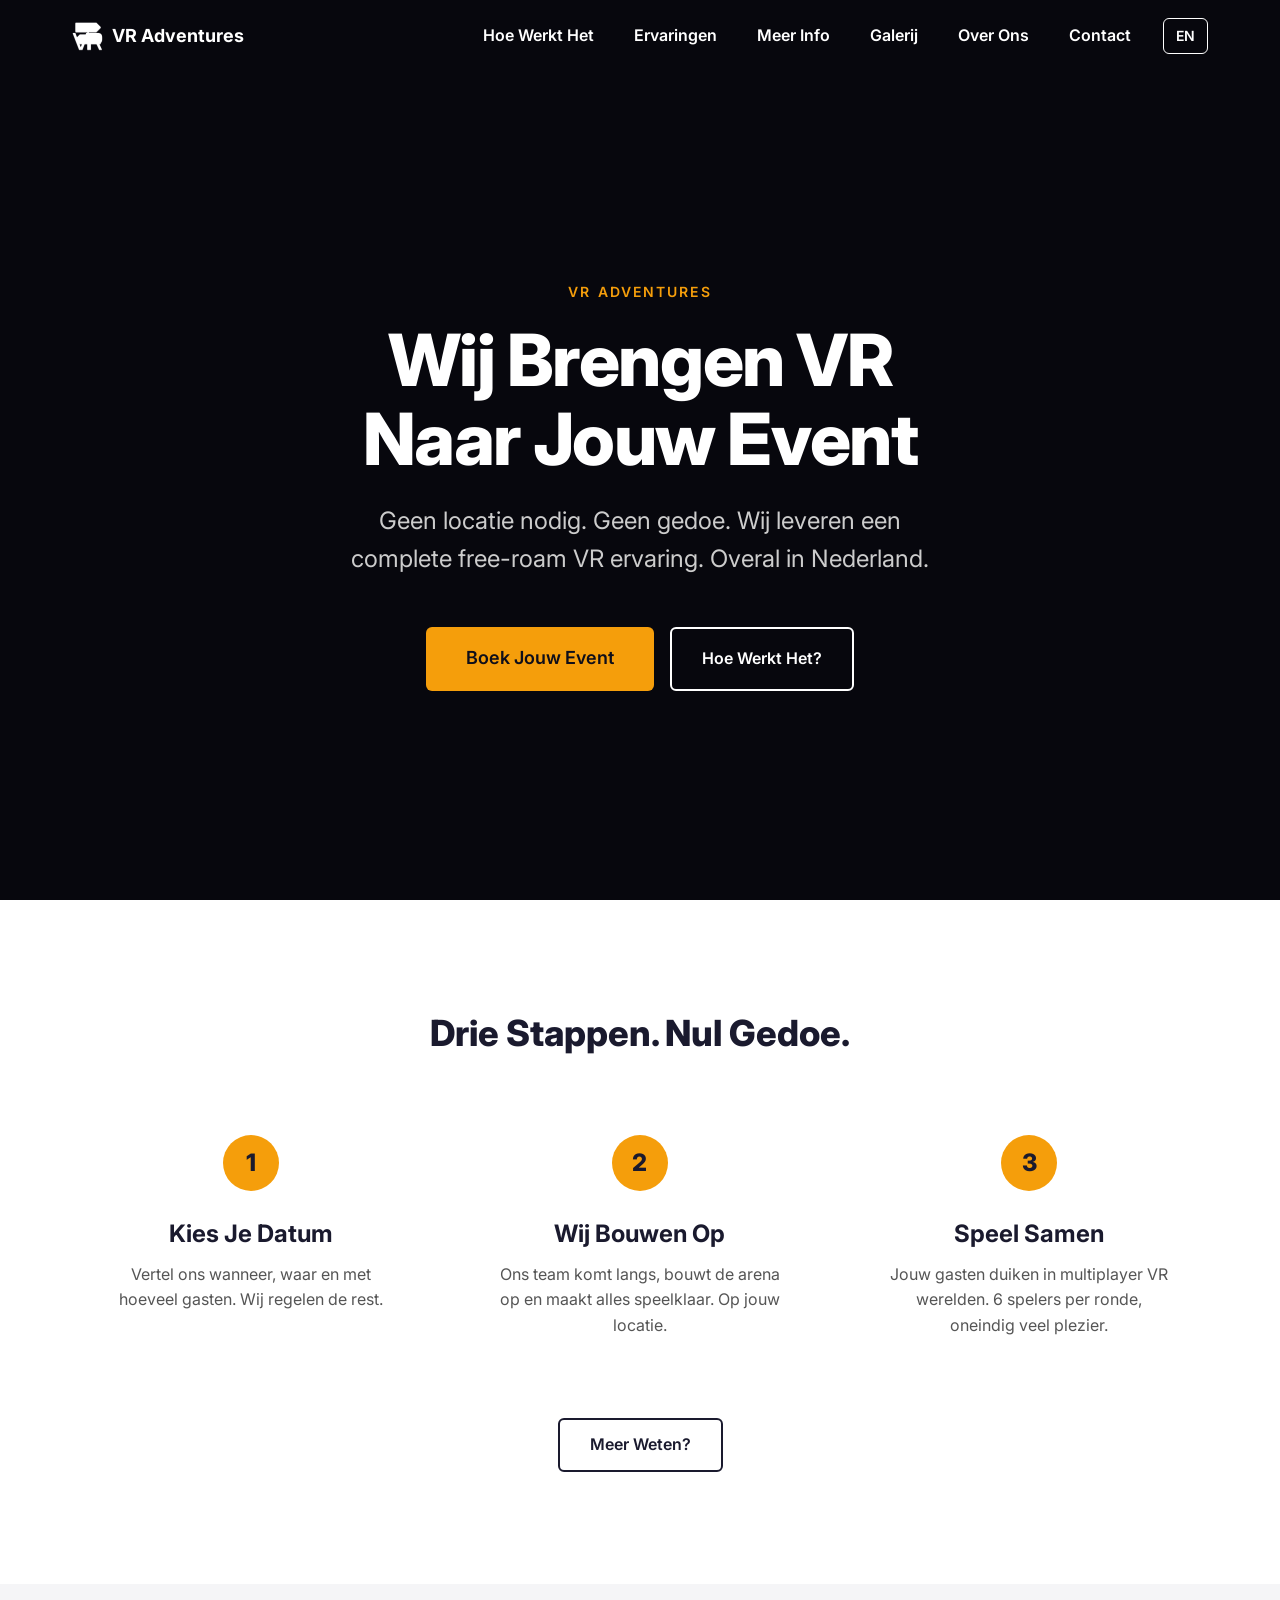
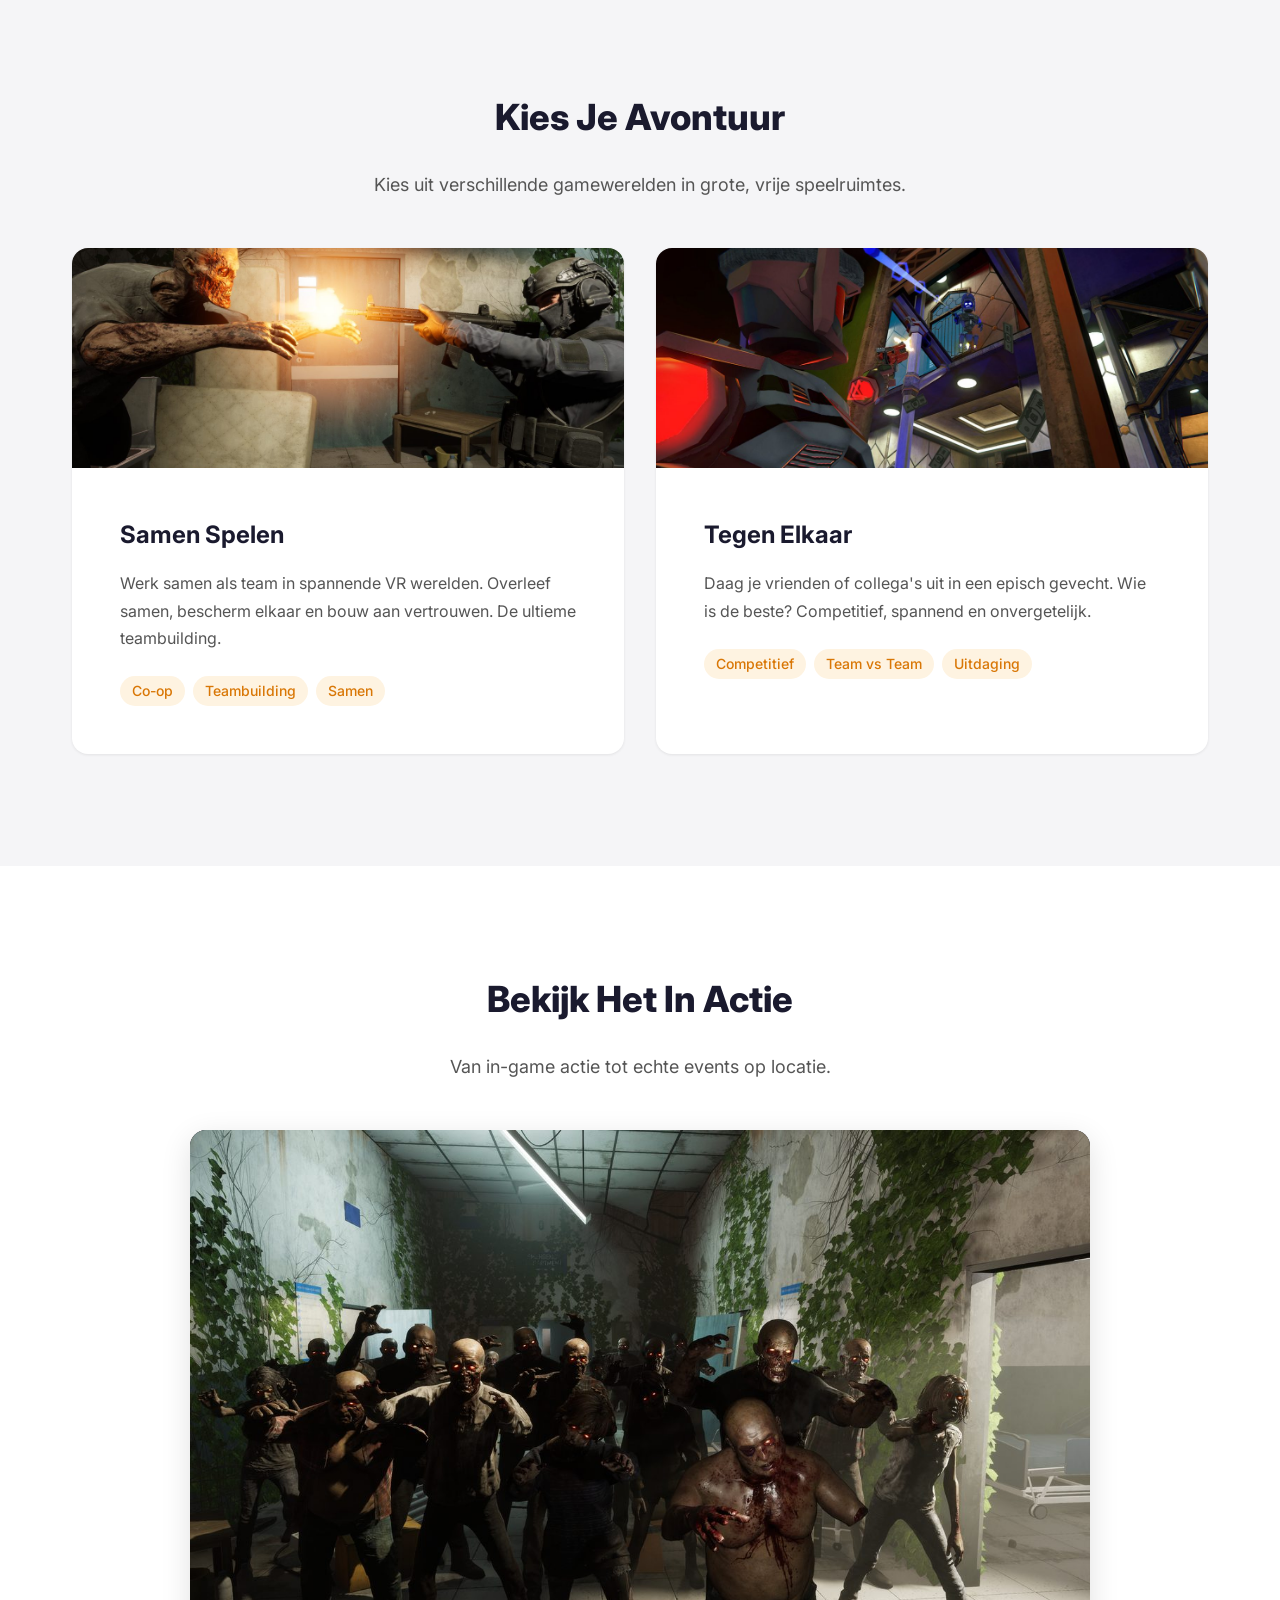
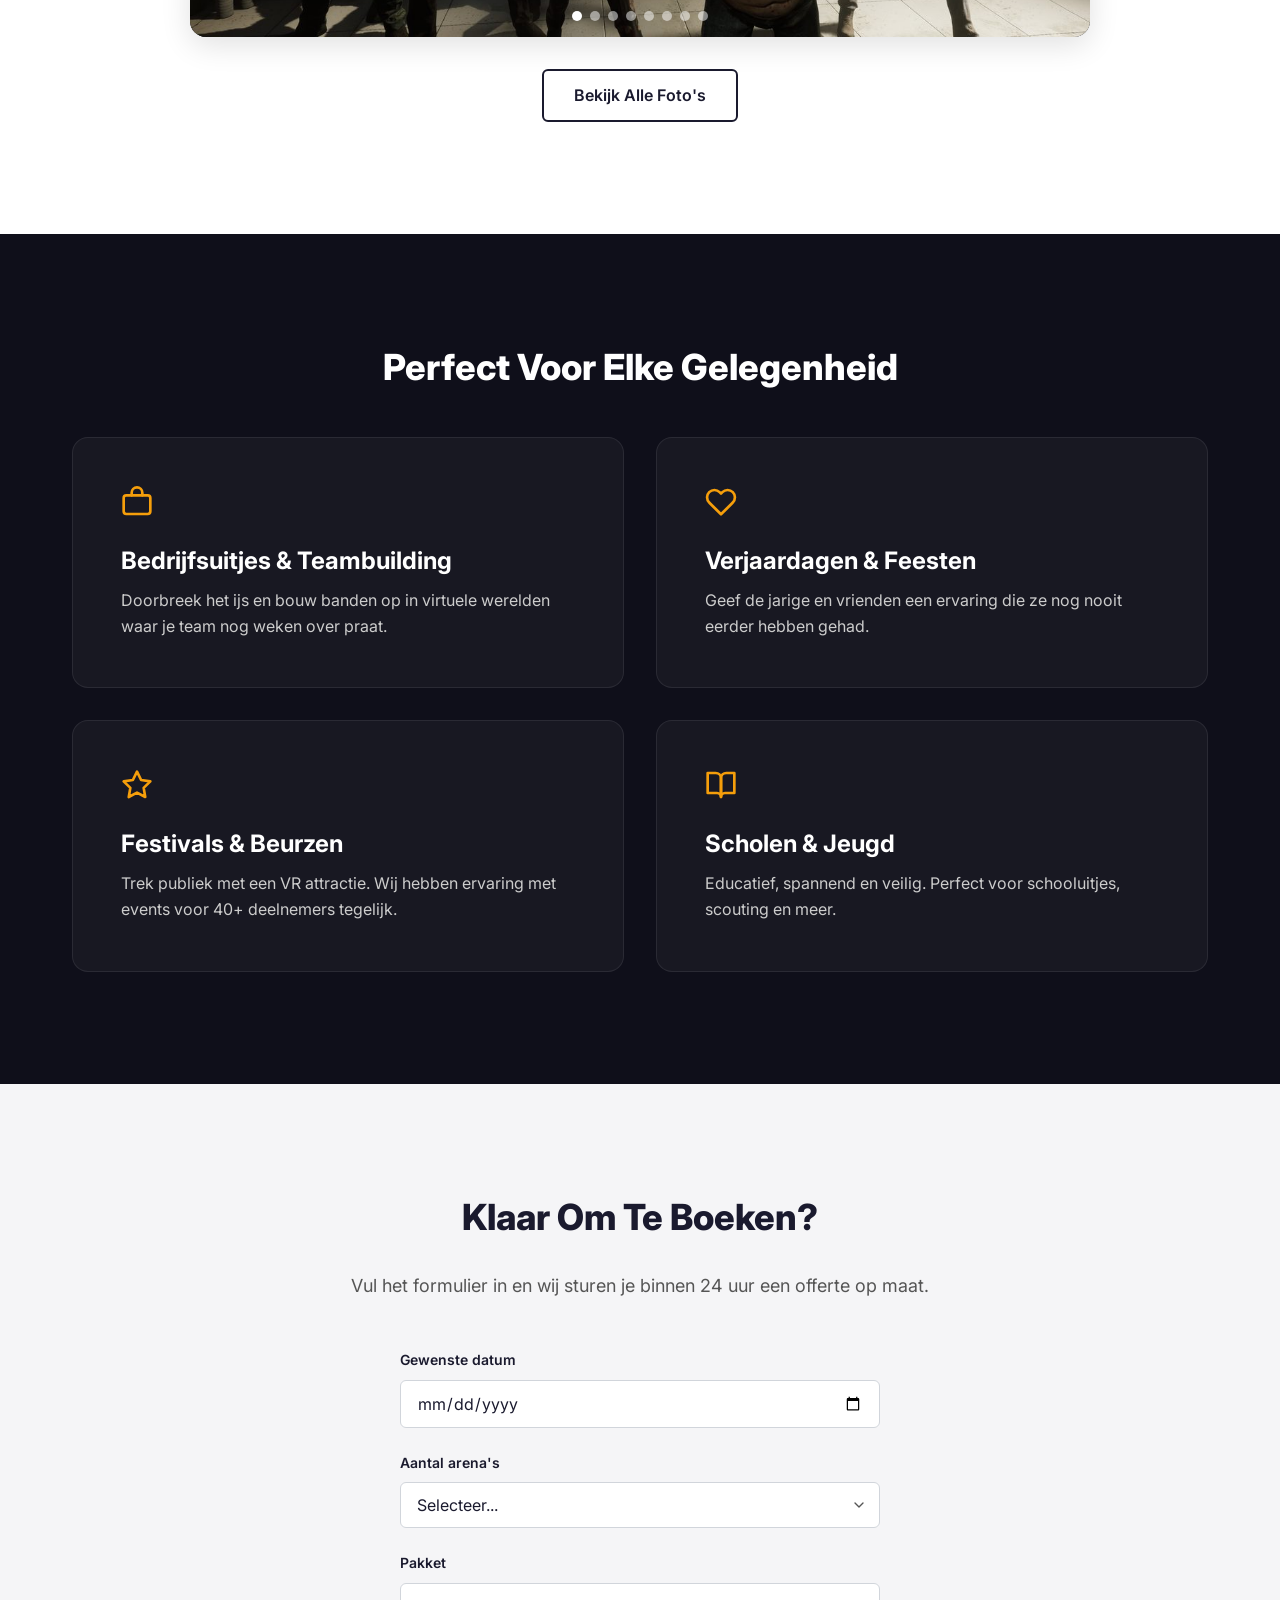
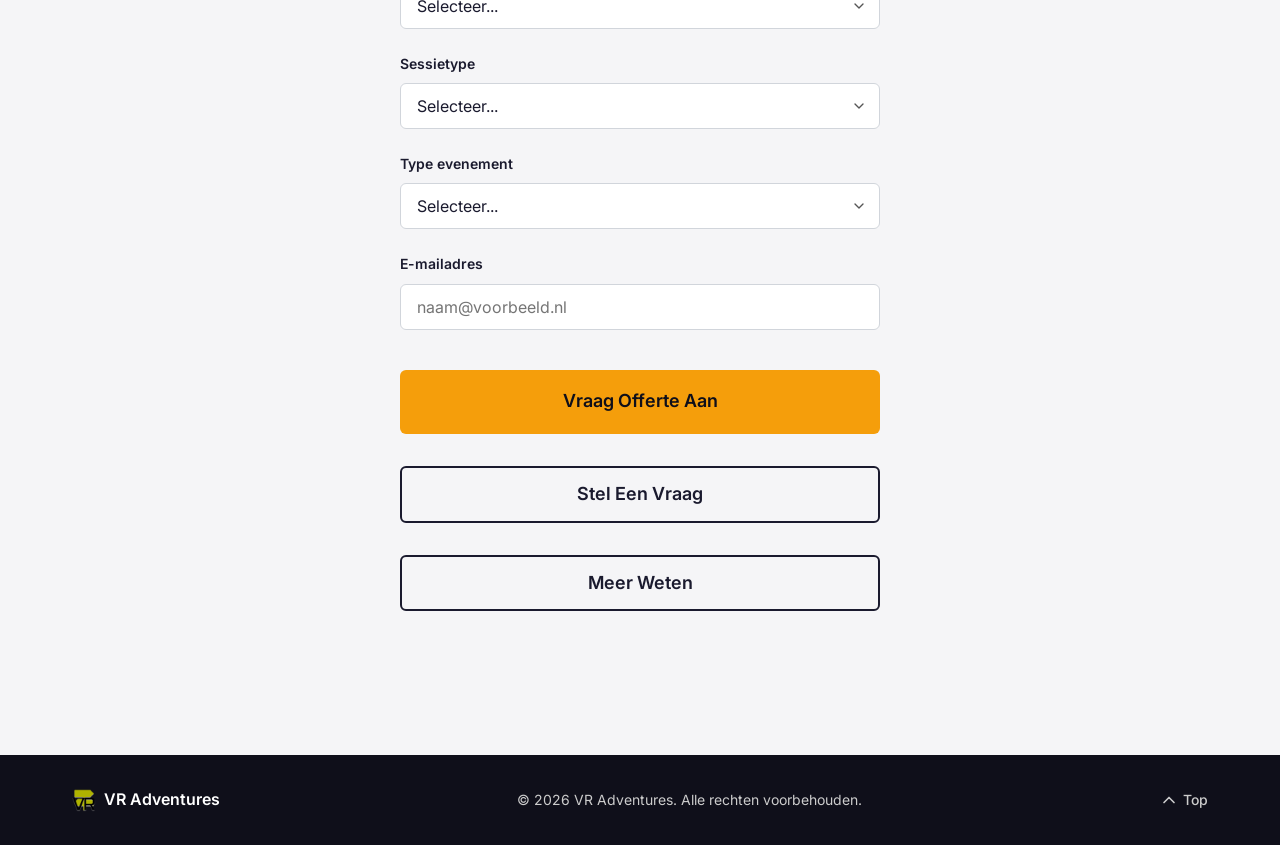
<file: index.html>
<!DOCTYPE html>
<html lang="nl">
<head>
  <meta charset="UTF-8">
  <meta name="viewport" content="width=device-width, initial-scale=1.0">
  <title>VR Adventures | Wij Brengen VR Naar Jouw Event</title>
  <meta name="description" content="VR Adventures brengt free-roam VR gaming naar jouw locatie. Bedrijfsuitjes, feesten, festivals: wij regelen alles.">

  <!-- Canonical & Language -->
  <link rel="canonical" href="https://vradventures.nl/">
  <link rel="alternate" hreflang="nl" href="https://vradventures.nl/">
  <link rel="alternate" hreflang="en" href="https://vradventures.nl/">
  <link rel="alternate" hreflang="x-default" href="https://vradventures.nl/">

  <!-- Open Graph -->
  <meta property="og:type" content="website">
  <meta property="og:url" content="https://vradventures.nl/">
  <meta property="og:title" content="VR Adventures | Wij Brengen VR Naar Jouw Event">
  <meta property="og:description" content="VR Adventures brengt free-roam VR gaming naar jouw locatie. Bedrijfsuitjes, feesten, festivals: wij regelen alles.">
  <meta property="og:image" content="https://vradventures.nl/assets/images/game02.jpg">
  <meta property="og:locale" content="nl_NL">
  <meta property="og:locale:alternate" content="en_US">
  <meta property="og:site_name" content="VR Adventures">

  <!-- Twitter Card -->
  <meta name="twitter:card" content="summary_large_image">
  <meta name="twitter:title" content="VR Adventures | Wij Brengen VR Naar Jouw Event">
  <meta name="twitter:description" content="VR Adventures brengt free-roam VR gaming naar jouw locatie. Bedrijfsuitjes, feesten, festivals: wij regelen alles.">
  <meta name="twitter:image" content="https://vradventures.nl/assets/images/game02.jpg">

  <!-- Structured Data -->
  <script type="application/ld+json">
  {
    "@context": "https://schema.org",
    "@type": "LocalBusiness",
    "name": "VR Adventures",
    "description": "VR Adventures brengt free-roam VR gaming naar jouw locatie. Bedrijfsuitjes, feesten, festivals: wij regelen alles.",
    "url": "https://vradventures.nl",
    "email": "info@vradventures.nl",
    "address": {
      "@type": "PostalAddress",
      "streetAddress": "Energieweg 11a",
      "postalCode": "9743AN",
      "addressLocality": "Groningen",
      "addressCountry": "NL"
    },
    "areaServed": {
      "@type": "Country",
      "name": "Netherlands"
    },
    "parentOrganization": {
      "@type": "Organization",
      "name": "Prismatic Immersive",
      "url": "https://prismatic-immersive.com"
    },
    "image": "https://vradventures.nl/assets/images/game02.jpg",
    "priceRange": "$$",
    "serviceType": ["VR Entertainment", "Team Building", "Event Entertainment"]
  }
  </script>

  <!-- Google Analytics -->
  <script async src="https://www.googletagmanager.com/gtag/js?id=G-P8H5JJZTWD"></script>
  <script>
    window.dataLayer = window.dataLayer || [];
    function gtag(){dataLayer.push(arguments);}
    gtag('js', new Date());
    gtag('config', 'G-P8H5JJZTWD');
  </script>

  <link rel="preconnect" href="https://fonts.googleapis.com">
  <link rel="preconnect" href="https://fonts.gstatic.com" crossorigin>
  <link href="https://fonts.googleapis.com/css2?family=Inter:wght@400;500;600;700;800&display=swap" rel="stylesheet">
  <link rel="icon" type="image/png" href="assets/images/icon.png">
  <link rel="apple-touch-icon" href="assets/images/icon.png">
  <link rel="stylesheet" href="css/styles.css">
</head>
<body>
  <!-- Skip to content -->
  <a href="#main" class="skip-link" data-i18n="skip">Ga naar inhoud</a>

  <!-- Navigation -->
  <header class="site-header" id="site-header">
    <nav class="nav container" aria-label="Hoofdnavigatie">
      <a href="index.html" class="nav__logo" aria-label="VR Adventures - Home">
        <img class="nav__logo-icon" src="assets/images/icon.png" alt="" width="32" height="32" aria-hidden="true">
        <span class="nav__logo-text">VR Adventures</span>
      </a>

      <button class="nav__toggle" id="nav-toggle" aria-expanded="false" aria-controls="nav-menu" aria-label="Menu openen">
        <span class="nav__toggle-bar"></span>
        <span class="nav__toggle-bar"></span>
        <span class="nav__toggle-bar"></span>
      </button>

      <ul class="nav__menu" id="nav-menu" role="list">
        <li><a href="index.html#how-it-works" class="nav__link" data-i18n="nav_how">Hoe Werkt Het</a></li>
        <li><a href="index.html#experiences" class="nav__link" data-i18n="nav_experiences">Ervaringen</a></li>
        <li><a href="detail.html" class="nav__link" data-i18n="nav_detail">Meer Info</a></li>
        <li><a href="gallery.html" class="nav__link" data-i18n="nav_gallery">Galerij</a></li>
        <li><a href="about.html" class="nav__link" data-i18n="nav_about">Over Ons</a></li>
        <li><a href="contact.html" class="nav__link" data-i18n="nav_contact">Contact</a></li>
        <li><button class="lang-toggle" id="lang-toggle" aria-label="Switch language">EN</button></li>
      </ul>
    </nav>
  </header>

  <main id="main">
    <!-- Hero -->
    <section class="hero">
      <div class="hero__video" aria-hidden="true">
        <iframe src="https://www.youtube.com/embed/Wgr2FXt-JIo?autoplay=1&mute=1&loop=1&playlist=Wgr2FXt-JIo&controls=0&showinfo=0&rel=0&modestbranding=1&playsinline=1" allow="autoplay; encrypted-media" allowfullscreen></iframe>
      </div>
      <div class="hero__overlay"></div>
      <div class="container hero__inner">
        <p class="hero__eyebrow fade-in-up">VR Adventures</p>
        <h1 class="hero__title fade-in-up" style="animation-delay: 0.1s" data-i18n="hero_title">Wij Brengen VR<br>Naar Jouw Event</h1>
        <p class="hero__subtitle fade-in-up" style="animation-delay: 0.2s" data-i18n="hero_subtitle">Geen locatie nodig. Geen gedoe. Wij leveren een complete free-roam VR ervaring. Overal in Nederland.</p>
        <div class="hero__ctas fade-in-up" style="animation-delay: 0.3s">
          <a href="#contact" class="btn btn--cta btn--lg" data-i18n="hero_cta1">Boek Jouw Event</a>
          <a href="#how-it-works" class="btn btn--outline-light" data-i18n="hero_cta2">Hoe Werkt Het?</a>
        </div>
      </div>
    </section>

    <!-- How It Works -->
    <section class="section" id="how-it-works">
      <div class="container">
        <h2 class="section__title section__title--center reveal" data-i18n="steps_title">Drie Stappen. Nul Gedoe.</h2>
        <div class="steps__grid">
          <div class="step reveal">
            <div class="step__number">1</div>
            <h3 class="step__title" data-i18n="step1_title">Kies Je Datum</h3>
            <p class="step__text" data-i18n="step1_text">Vertel ons wanneer, waar en met hoeveel gasten. Wij regelen de rest.</p>
          </div>
          <div class="step reveal">
            <div class="step__number">2</div>
            <h3 class="step__title" data-i18n="step2_title">Wij Bouwen Op</h3>
            <p class="step__text" data-i18n="step2_text">Ons team komt langs, bouwt de arena op en maakt alles speelklaar. Op jouw locatie.</p>
          </div>
          <div class="step reveal">
            <div class="step__number">3</div>
            <h3 class="step__title" data-i18n="step3_title">Speel Samen</h3>
            <p class="step__text" data-i18n="step3_text">Jouw gasten duiken in multiplayer VR werelden. 6 spelers per ronde, oneindig veel plezier.</p>
          </div>
        </div>
        <div class="steps__more reveal">
          <a href="detail.html" class="btn btn--outline" data-i18n="steps_more">Meer Weten?</a>
        </div>
      </div>
    </section>

    <!-- Experiences -->
    <section class="section section--alt" id="experiences">
      <div class="container">
        <h2 class="section__title section__title--center reveal" data-i18n="exp_title">Kies Je Avontuur</h2>
        <p class="section__subtitle reveal" data-i18n="exp_subtitle">Kies uit verschillende gamewerelden in grote, vrije speelruimtes.</p>
        <div class="experiences__grid">
          <article class="card reveal">
            <div class="card__gallery">
              <img class="card__image active" src="assets/images/game01.jpg" alt="Close-up actie in co-op VR game" width="640" height="360">
              <img class="card__image" src="assets/images/game02.jpg" alt="Team van spelers vecht samen tegen zombies in VR" width="640" height="360">
              <img class="card__image" src="assets/images/game03.jpg" alt="Tactisch overzicht van co-op VR gevecht" width="640" height="360">
            </div>
            <div class="card__body">
              <h3 class="card__title" data-i18n="card1_title">Samen Spelen</h3>
              <p class="card__text" data-i18n="card1_text">Werk samen als team in spannende VR werelden. Overleef samen, bescherm elkaar en bouw aan vertrouwen. De ultieme teambuilding.</p>
              <ul class="card__tags" aria-label="Details">
                <li class="card__tag" data-i18n="tag_coop">Co-op</li>
                <li class="card__tag" data-i18n="tag_teambuilding">Teambuilding</li>
                <li class="card__tag" data-i18n="tag_together">Samen</li>
              </ul>
            </div>
          </article>
          <article class="card reveal">
            <div class="card__gallery">
              <img class="card__image active" src="assets/images/pvp01.jpg" alt="Robots schieten op elkaar in PVP VR game" width="640" height="360">
              <img class="card__image" src="assets/images/pvp02.jpg" alt="Robot karakters in een kluis vol geld" width="640" height="360">
              <img class="card__image" src="assets/images/pvp03.jpg" alt="Speler richt op tegenstander in neon arena" width="640" height="360">
            </div>
            <div class="card__body">
              <h3 class="card__title" data-i18n="card2_title">Tegen Elkaar</h3>
              <p class="card__text" data-i18n="card2_text">Daag je vrienden of collega's uit in een episch gevecht. Wie is de beste? Competitief, spannend en onvergetelijk.</p>
              <ul class="card__tags" aria-label="Details">
                <li class="card__tag" data-i18n="tag_competitive">Competitief</li>
                <li class="card__tag" data-i18n="tag_pvp">Team vs Team</li>
                <li class="card__tag" data-i18n="tag_challenge">Uitdaging</li>
              </ul>
            </div>
          </article>
        </div>
      </div>
    </section>

    <!-- Photo Slideshow -->
    <section class="section" id="slideshow">
      <div class="container">
        <h2 class="section__title section__title--center reveal" data-i18n="slideshow_title">Bekijk Het In Actie</h2>
        <p class="section__subtitle reveal" data-i18n="slideshow_subtitle">Van in-game actie tot echte events op locatie.</p>
        <div class="slideshow reveal" id="homepage-slideshow" aria-label="Foto slideshow">
          <div class="slideshow__slide active">
            <img src="assets/images/gallery/game-01.jpg" alt="Zombies in een verlaten ziekenhuis" width="1280" height="720" loading="lazy">
          </div>
          <div class="slideshow__slide">
            <img src="assets/images/gallery/real-01.jpg" alt="Spelers met VR headsets in actie" width="1280" height="961" loading="lazy">
          </div>
          <div class="slideshow__slide">
            <img src="assets/images/gallery/game-05.jpg" alt="Close combat met zombie" width="1280" height="720" loading="lazy">
          </div>
          <div class="slideshow__slide">
            <img src="assets/images/gallery/real-03.jpg" alt="Groep gasten speelt samen VR" width="1280" height="961" loading="lazy">
          </div>
          <div class="slideshow__slide">
            <img src="assets/images/gallery/game-09.jpg" alt="Team schiet op zombies in ziekenhuis" width="1280" height="720" loading="lazy">
          </div>
          <div class="slideshow__slide">
            <img src="assets/images/gallery/real-06.jpg" alt="Setup met live scherm en VR equipment" width="960" height="1278" loading="lazy">
          </div>
          <div class="slideshow__slide">
            <img src="assets/images/gallery/game-11.jpg" alt="Spelers vechten in een bankkluis in Cops vs Robbers VR" width="1280" height="720" loading="lazy">
          </div>
          <div class="slideshow__slide">
            <img src="assets/images/gallery/game-12.jpg" alt="First-person vuurgevecht in Cops vs Robbers VR" width="1280" height="720" loading="lazy">
          </div>
          <div class="slideshow__dots" aria-label="Slideshow navigatie"></div>
        </div>
        <div class="steps__more reveal" style="margin-top: var(--space-lg);">
          <a href="gallery.html" class="btn btn--outline" data-i18n="slideshow_more">Bekijk Alle Foto's</a>
        </div>
      </div>
    </section>

    <!-- Use Cases -->
    <section class="section section--dark" id="usecases">
      <div class="container">
        <h2 class="section__title section__title--center reveal" data-i18n="uc_title">Perfect Voor Elke Gelegenheid</h2>
        <div class="usecases__grid">
          <div class="usecase reveal">
            <div class="usecase__icon" aria-hidden="true">
              <svg width="32" height="32" viewBox="0 0 24 24" fill="none" stroke="currentColor" stroke-width="2" stroke-linecap="round" stroke-linejoin="round">
                <rect x="2" y="7" width="20" height="14" rx="2" ry="2"/><path d="M16 7V5a4 4 0 0 0-8 0v2"/>
              </svg>
            </div>
            <h3 class="usecase__title" data-i18n="uc1_title">Bedrijfsuitjes & Teambuilding</h3>
            <p class="usecase__text" data-i18n="uc1_text">Doorbreek het ijs en bouw banden op in virtuele werelden waar je team nog weken over praat.</p>
          </div>
          <div class="usecase reveal">
            <div class="usecase__icon" aria-hidden="true">
              <svg width="32" height="32" viewBox="0 0 24 24" fill="none" stroke="currentColor" stroke-width="2" stroke-linecap="round" stroke-linejoin="round">
                <path d="M20.84 4.61a5.5 5.5 0 0 0-7.78 0L12 5.67l-1.06-1.06a5.5 5.5 0 0 0-7.78 7.78l1.06 1.06L12 21.23l7.78-7.78 1.06-1.06a5.5 5.5 0 0 0 0-7.78z"/>
              </svg>
            </div>
            <h3 class="usecase__title" data-i18n="uc2_title">Verjaardagen & Feesten</h3>
            <p class="usecase__text" data-i18n="uc2_text">Geef de jarige en vrienden een ervaring die ze nog nooit eerder hebben gehad.</p>
          </div>
          <div class="usecase reveal">
            <div class="usecase__icon" aria-hidden="true">
              <svg width="32" height="32" viewBox="0 0 24 24" fill="none" stroke="currentColor" stroke-width="2" stroke-linecap="round" stroke-linejoin="round">
                <polygon points="12 2 15.09 8.26 22 9.27 17 14.14 18.18 21.02 12 17.77 5.82 21.02 7 14.14 2 9.27 8.91 8.26 12 2"/>
              </svg>
            </div>
            <h3 class="usecase__title" data-i18n="uc3_title">Festivals & Beurzen</h3>
            <p class="usecase__text" data-i18n="uc3_text">Trek publiek met een VR attractie. Wij hebben ervaring met events voor 40+ deelnemers tegelijk.</p>
          </div>
          <div class="usecase reveal">
            <div class="usecase__icon" aria-hidden="true">
              <svg width="32" height="32" viewBox="0 0 24 24" fill="none" stroke="currentColor" stroke-width="2" stroke-linecap="round" stroke-linejoin="round">
                <path d="M2 3h6a4 4 0 0 1 4 4v14a3 3 0 0 0-3-3H2z"/><path d="M22 3h-6a4 4 0 0 0-4 4v14a3 3 0 0 1 3-3h7z"/>
              </svg>
            </div>
            <h3 class="usecase__title" data-i18n="uc4_title">Scholen & Jeugd</h3>
            <p class="usecase__text" data-i18n="uc4_text">Educatief, spannend en veilig. Perfect voor schooluitjes, scouting en meer.</p>
          </div>
        </div>
      </div>
    </section>

    <!-- Booking Form -->
    <section class="section section--alt" id="contact">
      <div class="container">
        <div class="booking__inner reveal">
          <h2 class="section__title section__title--center" data-i18n="book_title">Klaar Om Te Boeken?</h2>
          <p class="booking__text" data-i18n="book_text">Vul het formulier in en wij sturen je binnen 24 uur een offerte op maat.</p>
          <form class="booking__form" id="booking-form">
            <div class="form__group">
              <label class="form__label" for="field-date" data-i18n="form_date">Gewenste datum</label>
              <input class="form__input" type="date" id="field-date" name="date" required>
            </div>
            <div class="form__group">
              <label class="form__label" for="field-arenas" data-i18n="form_arenas">Aantal arena's</label>
              <select class="form__input form__select" id="field-arenas" name="arenas" required>
                <option value="" disabled selected data-i18n="form_placeholder">Selecteer...</option>
                <option value="1" data-i18n="form_arenas_1">1 arena</option>
                <option value="2" data-i18n="form_arenas_2">2 arena's</option>
              </select>
            </div>
            <div class="form__group">
              <label class="form__label" for="field-package" data-i18n="form_package">Pakket</label>
              <select class="form__input form__select" id="field-package" name="package" required>
                <option value="" disabled selected data-i18n="form_placeholder">Selecteer...</option>
                <option value="half_day" data-i18n="form_package_half">Halve dag (4 uur)</option>
                <option value="full_day" data-i18n="form_package_full">Hele dag (8 uur)</option>
              </select>
            </div>
            <div class="form__group">
              <label class="form__label" for="field-session" data-i18n="form_session">Sessietype</label>
              <select class="form__input form__select" id="field-session" name="session_type" required>
                <option value="" disabled selected data-i18n="form_placeholder">Selecteer...</option>
                <option value="convention" data-i18n="form_session_convention">Beurs (15 min)</option>
                <option value="standard" data-i18n="form_session_standard">Standaard (20 min)</option>
                <option value="immersive" data-i18n="form_session_immersive">Uitgebreid (30 min)</option>
              </select>
            </div>
            <div class="form__group">
              <label class="form__label" for="field-type" data-i18n="form_type">Type evenement</label>
              <select class="form__input form__select" id="field-type" name="event_type" required>
                <option value="" disabled selected data-i18n="form_type_placeholder">Selecteer...</option>
                <option value="business" data-i18n="form_type_business">Bedrijfsevenement</option>
                <option value="friends_family" data-i18n="form_type_friends">Vrienden en/of familie</option>
                <option value="other" data-i18n="form_type_other">Anders</option>
              </select>
            </div>
            <div class="form__group">
              <label class="form__label" for="field-email" data-i18n="form_email">E-mailadres</label>
              <input class="form__input" type="email" id="field-email" name="email" required placeholder="naam@voorbeeld.nl">
            </div>
            <button type="submit" class="btn btn--cta btn--lg form__submit" data-i18n="form_submit">Vraag Offerte Aan</button>
            <a href="contact.html" class="btn btn--outline btn--lg form__learn-more" data-i18n="form_ask">Stel Een Vraag</a>
            <a href="detail.html" class="btn btn--outline btn--lg form__learn-more" data-i18n="form_learn_more">Meer Weten</a>
            <p class="form__status" id="form-status" aria-live="polite"></p>
          </form>
        </div>
      </div>
    </section>
  </main>

  <!-- Footer -->
  <footer class="footer">
    <div class="container footer__inner">
      <div class="footer__brand">
        <img class="footer__logo-icon" src="assets/images/icon.png" alt="" width="24" height="24" aria-hidden="true">
        <span class="footer__name">VR Adventures</span>
      </div>
      <p class="footer__copy">&copy; 2026 VR Adventures. <span data-i18n="footer_rights">Alle rechten voorbehouden.</span></p>
      <a href="#" class="footer__top" aria-label="Terug naar boven">
        <svg width="20" height="20" viewBox="0 0 24 24" fill="none" stroke="currentColor" stroke-width="2" stroke-linecap="round" stroke-linejoin="round" aria-hidden="true">
          <path d="M18 15l-6-6-6 6"/>
        </svg>
        Top
      </a>
    </div>
  </footer>

  <script src="js/main.js"></script>
</body>
</html>
</file>
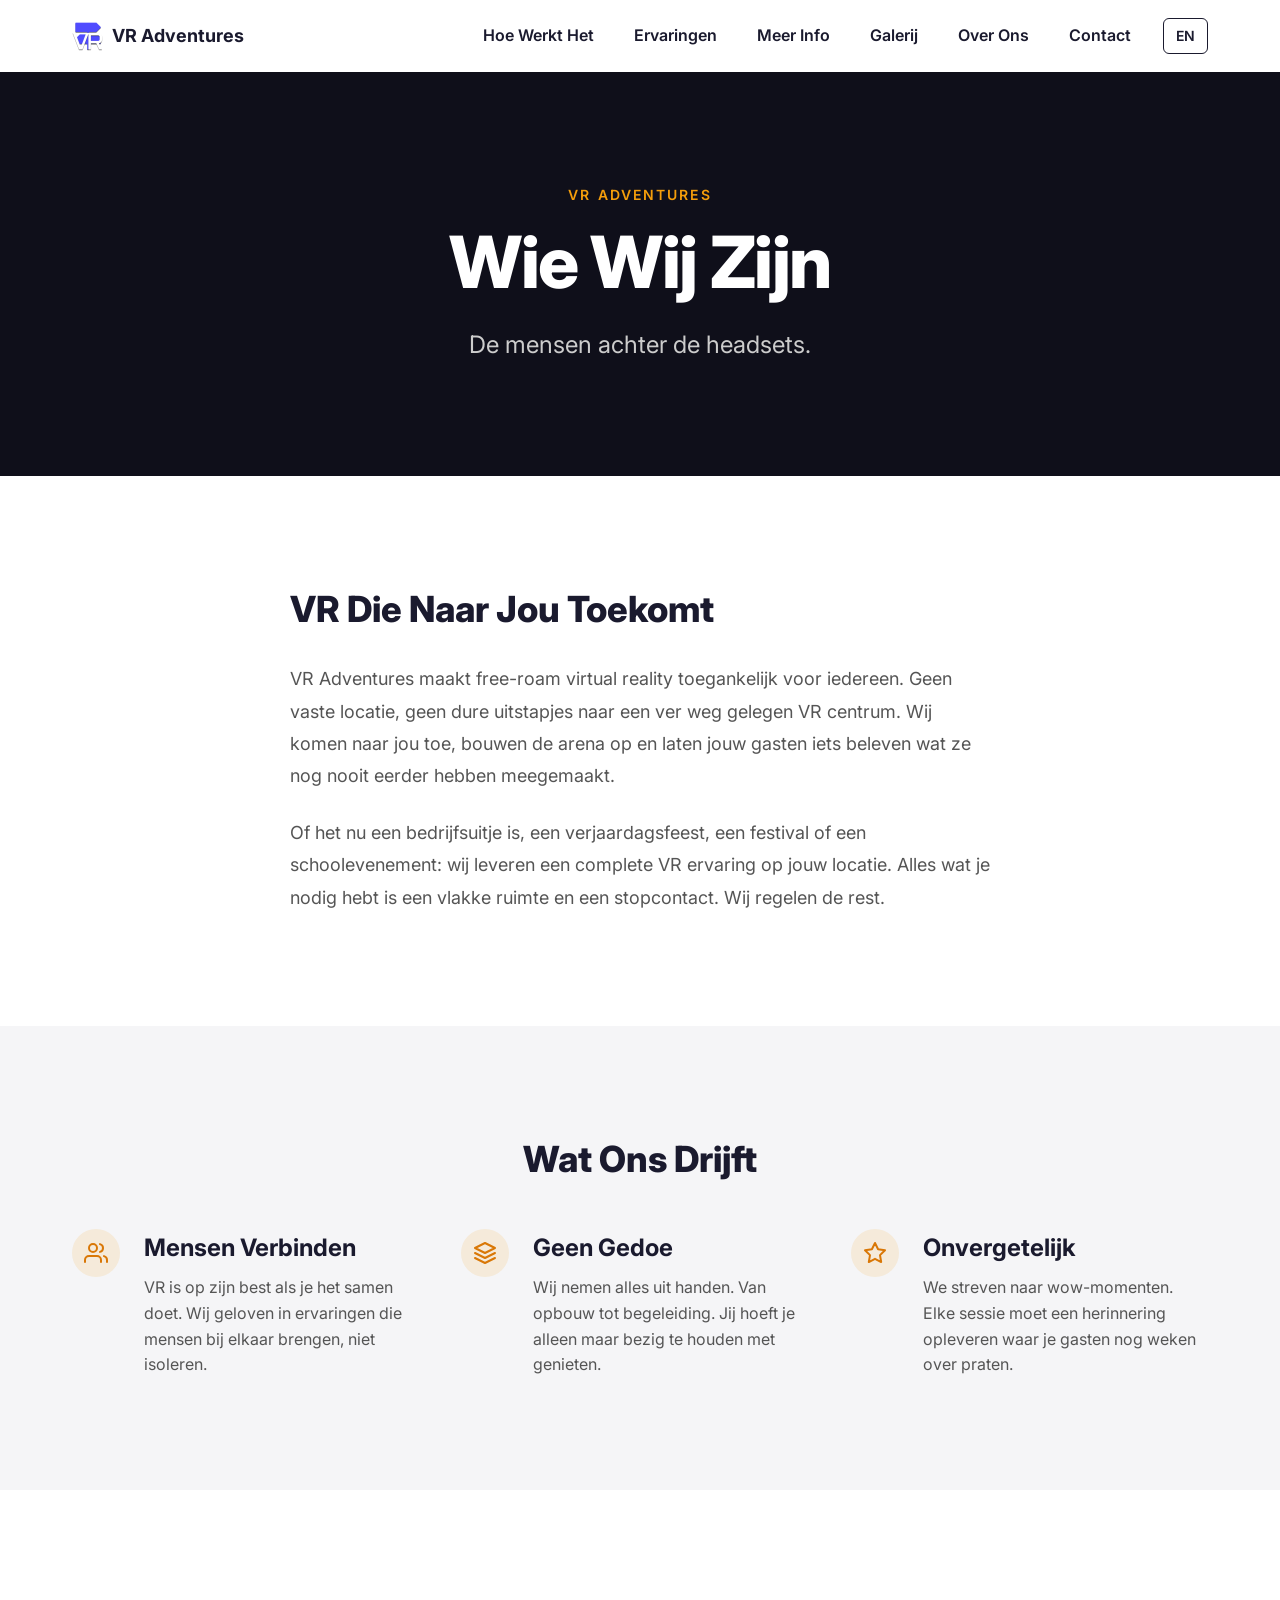
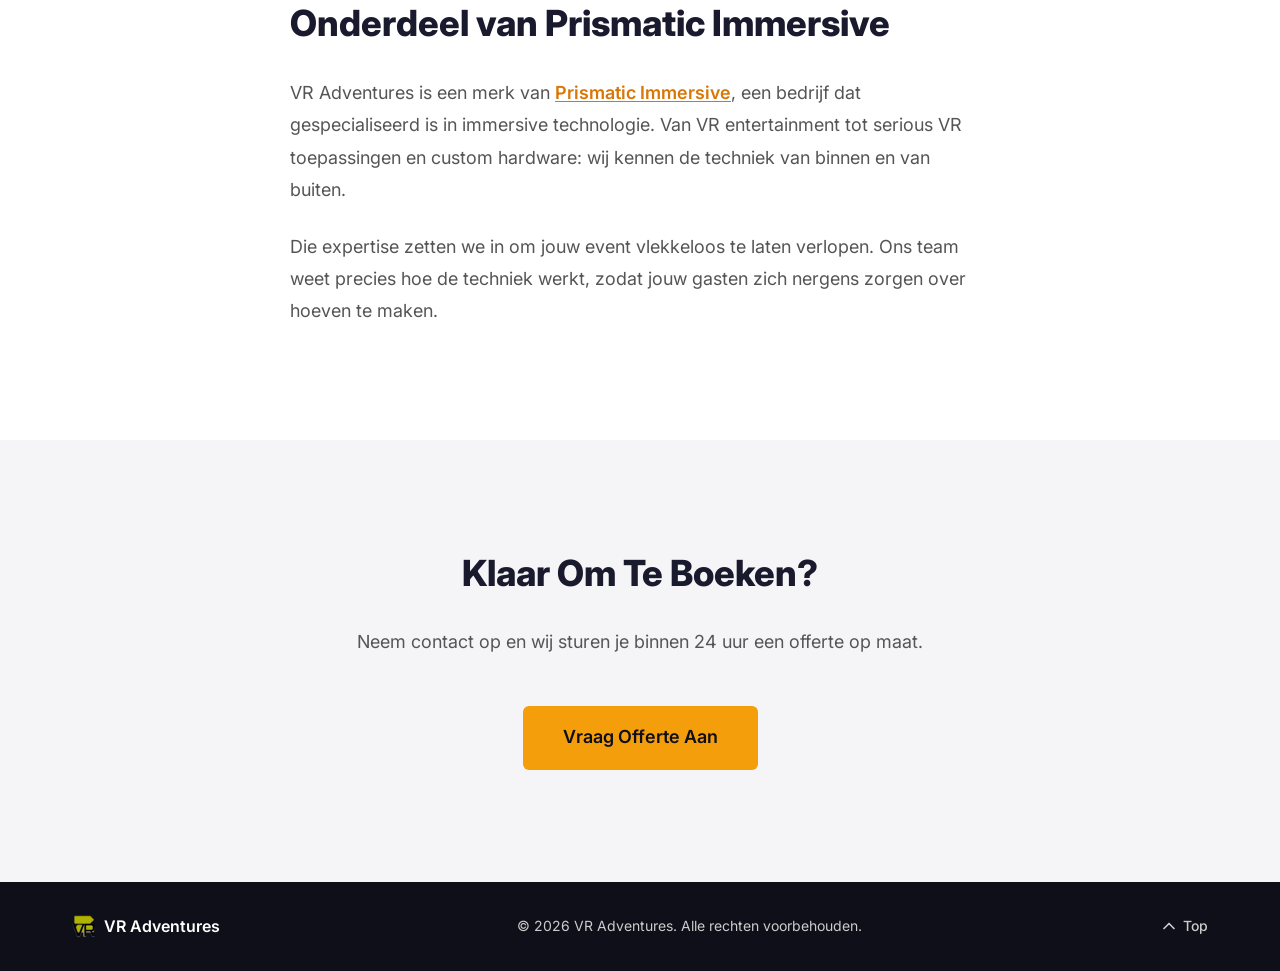
<file: about.html>
<!DOCTYPE html>
<html lang="nl">
<head>
  <meta charset="UTF-8">
  <meta name="viewport" content="width=device-width, initial-scale=1.0">
  <title>VR Adventures | Over Ons</title>
  <meta name="description" content="Leer meer over VR Adventures en Prismatic Immersive. Wij brengen free-roam VR ervaringen naar jouw locatie, overal in Nederland.">

  <!-- Canonical & Language -->
  <link rel="canonical" href="https://vradventures.nl/about.html">
  <link rel="alternate" hreflang="nl" href="https://vradventures.nl/about.html">
  <link rel="alternate" hreflang="en" href="https://vradventures.nl/about.html">
  <link rel="alternate" hreflang="x-default" href="https://vradventures.nl/about.html">

  <!-- Open Graph -->
  <meta property="og:type" content="website">
  <meta property="og:url" content="https://vradventures.nl/about.html">
  <meta property="og:title" content="VR Adventures | Over Ons">
  <meta property="og:description" content="Leer meer over VR Adventures en Prismatic Immersive. Wij brengen free-roam VR ervaringen naar jouw locatie.">
  <meta property="og:image" content="https://vradventures.nl/assets/images/game02.jpg">
  <meta property="og:locale" content="nl_NL">
  <meta property="og:locale:alternate" content="en_US">
  <meta property="og:site_name" content="VR Adventures">

  <!-- Twitter Card -->
  <meta name="twitter:card" content="summary_large_image">
  <meta name="twitter:title" content="VR Adventures | Over Ons">
  <meta name="twitter:description" content="Leer meer over VR Adventures en Prismatic Immersive. Wij brengen free-roam VR ervaringen naar jouw locatie.">
  <meta name="twitter:image" content="https://vradventures.nl/assets/images/game02.jpg">

  <!-- Structured Data -->
  <script type="application/ld+json">
  {
    "@context": "https://schema.org",
    "@type": "AboutPage",
    "name": "Over VR Adventures",
    "description": "Leer meer over VR Adventures en Prismatic Immersive.",
    "url": "https://vradventures.nl/about.html",
    "isPartOf": {
      "@type": "WebSite",
      "name": "VR Adventures",
      "url": "https://vradventures.nl"
    }
  }
  </script>

  <!-- Google Analytics -->
  <script async src="https://www.googletagmanager.com/gtag/js?id=G-P8H5JJZTWD"></script>
  <script>
    window.dataLayer = window.dataLayer || [];
    function gtag(){dataLayer.push(arguments);}
    gtag('js', new Date());
    gtag('config', 'G-P8H5JJZTWD');
  </script>

  <link rel="preconnect" href="https://fonts.googleapis.com">
  <link rel="preconnect" href="https://fonts.gstatic.com" crossorigin>
  <link href="https://fonts.googleapis.com/css2?family=Inter:wght@400;500;600;700;800&display=swap" rel="stylesheet">
  <link rel="icon" type="image/png" href="assets/images/icon.png">
  <link rel="apple-touch-icon" href="assets/images/icon.png">
  <link rel="stylesheet" href="css/styles.css">
</head>
<body>
  <!-- Skip to content -->
  <a href="#main" class="skip-link" data-i18n="skip">Ga naar inhoud</a>

  <!-- Navigation -->
  <header class="site-header" id="site-header">
    <nav class="nav container" aria-label="Hoofdnavigatie">
      <a href="index.html" class="nav__logo" aria-label="VR Adventures - Home">
        <img class="nav__logo-icon" src="assets/images/icon.png" alt="" width="32" height="32" aria-hidden="true">
        <span class="nav__logo-text">VR Adventures</span>
      </a>

      <button class="nav__toggle" id="nav-toggle" aria-expanded="false" aria-controls="nav-menu" aria-label="Menu openen">
        <span class="nav__toggle-bar"></span>
        <span class="nav__toggle-bar"></span>
        <span class="nav__toggle-bar"></span>
      </button>

      <ul class="nav__menu" id="nav-menu" role="list">
        <li><a href="index.html#how-it-works" class="nav__link" data-i18n="nav_how">Hoe Werkt Het</a></li>
        <li><a href="index.html#experiences" class="nav__link" data-i18n="nav_experiences">Ervaringen</a></li>
        <li><a href="detail.html" class="nav__link" data-i18n="nav_detail">Meer Info</a></li>
        <li><a href="gallery.html" class="nav__link" data-i18n="nav_gallery">Galerij</a></li>
        <li><a href="about.html" class="nav__link" data-i18n="nav_about">Over Ons</a></li>
        <li><a href="contact.html" class="nav__link" data-i18n="nav_contact">Contact</a></li>
        <li><button class="lang-toggle" id="lang-toggle" aria-label="Switch language">EN</button></li>
      </ul>
    </nav>
  </header>

  <main id="main">
    <!-- Mini Hero -->
    <section class="detail-hero">
      <div class="container">
        <p class="hero__eyebrow fade-in-up">VR Adventures</p>
        <h1 class="detail-hero__title fade-in-up" style="animation-delay: 0.1s" data-i18n="about_hero_title">Wie Wij Zijn</h1>
        <p class="detail-hero__subtitle fade-in-up" style="animation-delay: 0.2s" data-i18n="about_hero_subtitle">De mensen achter de headsets.</p>
      </div>
    </section>

    <!-- Our Story -->
    <section class="section" id="story">
      <div class="container">
        <div class="about-content reveal">
          <h2 class="section__title" data-i18n="about_story_title">VR Die Naar Jou Toekomt</h2>
          <p class="about-content__text" data-i18n="about_story_text1">VR Adventures maakt free-roam virtual reality toegankelijk voor iedereen. Geen vaste locatie, geen dure uitstapjes naar een ver weg gelegen VR centrum. Wij komen naar jou toe, bouwen de arena op en laten jouw gasten iets beleven wat ze nog nooit eerder hebben meegemaakt.</p>
          <p class="about-content__text" data-i18n="about_story_text2">Of het nu een bedrijfsuitje is, een verjaardagsfeest, een festival of een schoolevenement: wij leveren een complete VR ervaring op jouw locatie. Alles wat je nodig hebt is een vlakke ruimte en een stopcontact. Wij regelen de rest.</p>
        </div>
      </div>
    </section>

    <!-- What Drives Us -->
    <section class="section section--alt" id="mission">
      <div class="container">
        <h2 class="section__title section__title--center reveal" data-i18n="about_mission_title">Wat Ons Drijft</h2>
        <div class="info-grid info-grid--three">
          <div class="info-item reveal">
            <div class="info-item__icon" aria-hidden="true">
              <svg width="24" height="24" viewBox="0 0 24 24" fill="none" stroke="currentColor" stroke-width="2" stroke-linecap="round" stroke-linejoin="round">
                <path d="M17 21v-2a4 4 0 0 0-4-4H5a4 4 0 0 0-4 4v2"/><circle cx="9" cy="7" r="4"/><path d="M23 21v-2a4 4 0 0 0-3-3.87"/><path d="M16 3.13a4 4 0 0 1 0 7.75"/>
              </svg>
            </div>
            <div>
              <h3 class="info-item__title" data-i18n="about_value1_title">Mensen Verbinden</h3>
              <p class="info-item__text" data-i18n="about_value1_text">VR is op zijn best als je het samen doet. Wij geloven in ervaringen die mensen bij elkaar brengen, niet isoleren.</p>
            </div>
          </div>
          <div class="info-item reveal">
            <div class="info-item__icon" aria-hidden="true">
              <svg width="24" height="24" viewBox="0 0 24 24" fill="none" stroke="currentColor" stroke-width="2" stroke-linecap="round" stroke-linejoin="round">
                <path d="M12 2L2 7l10 5 10-5-10-5z"/><path d="M2 17l10 5 10-5"/><path d="M2 12l10 5 10-5"/>
              </svg>
            </div>
            <div>
              <h3 class="info-item__title" data-i18n="about_value2_title">Geen Gedoe</h3>
              <p class="info-item__text" data-i18n="about_value2_text">Wij nemen alles uit handen. Van opbouw tot begeleiding. Jij hoeft je alleen maar bezig te houden met genieten.</p>
            </div>
          </div>
          <div class="info-item reveal">
            <div class="info-item__icon" aria-hidden="true">
              <svg width="24" height="24" viewBox="0 0 24 24" fill="none" stroke="currentColor" stroke-width="2" stroke-linecap="round" stroke-linejoin="round">
                <polygon points="12 2 15.09 8.26 22 9.27 17 14.14 18.18 21.02 12 17.77 5.82 21.02 7 14.14 2 9.27 8.91 8.26 12 2"/>
              </svg>
            </div>
            <div>
              <h3 class="info-item__title" data-i18n="about_value3_title">Onvergetelijk</h3>
              <p class="info-item__text" data-i18n="about_value3_text">We streven naar wow-momenten. Elke sessie moet een herinnering opleveren waar je gasten nog weken over praten.</p>
            </div>
          </div>
        </div>
      </div>
    </section>

    <!-- Prismatic Immersive -->
    <section class="section" id="prismatic">
      <div class="container">
        <div class="about-content reveal">
          <h2 class="section__title" data-i18n="about_prismatic_title">Onderdeel van Prismatic Immersive</h2>
          <p class="about-content__text" data-i18n="about_prismatic_text1">VR Adventures is een merk van <a href="https://prismatic-immersive.com" target="_blank" rel="noopener" class="about-link">Prismatic Immersive</a>, een bedrijf dat gespecialiseerd is in immersive technologie. Van VR entertainment tot serious VR toepassingen en custom hardware: wij kennen de techniek van binnen en van buiten.</p>
          <p class="about-content__text" data-i18n="about_prismatic_text2">Die expertise zetten we in om jouw event vlekkeloos te laten verlopen. Ons team weet precies hoe de techniek werkt, zodat jouw gasten zich nergens zorgen over hoeven te maken.</p>
        </div>
      </div>
    </section>

    <!-- CTA -->
    <section class="section section--alt">
      <div class="container">
        <div class="booking__inner reveal">
          <h2 class="section__title section__title--center" data-i18n="detail_cta_title">Klaar Om Te Boeken?</h2>
          <p class="booking__text" data-i18n="detail_cta_text">Neem contact op en wij sturen je binnen 24 uur een offerte op maat.</p>
          <a href="index.html#contact" class="btn btn--cta btn--lg" data-i18n="detail_cta_button">Vraag Offerte Aan</a>
        </div>
      </div>
    </section>
  </main>

  <!-- Footer -->
  <footer class="footer">
    <div class="container footer__inner">
      <div class="footer__brand">
        <img class="footer__logo-icon" src="assets/images/icon.png" alt="" width="24" height="24" aria-hidden="true">
        <span class="footer__name">VR Adventures</span>
      </div>
      <p class="footer__copy">&copy; 2026 VR Adventures. <span data-i18n="footer_rights">Alle rechten voorbehouden.</span></p>
      <a href="#" class="footer__top" aria-label="Terug naar boven">
        <svg width="20" height="20" viewBox="0 0 24 24" fill="none" stroke="currentColor" stroke-width="2" stroke-linecap="round" stroke-linejoin="round" aria-hidden="true">
          <path d="M18 15l-6-6-6 6"/>
        </svg>
        Top
      </a>
    </div>
  </footer>

  <script src="js/main.js"></script>
</body>
</html>
</file>
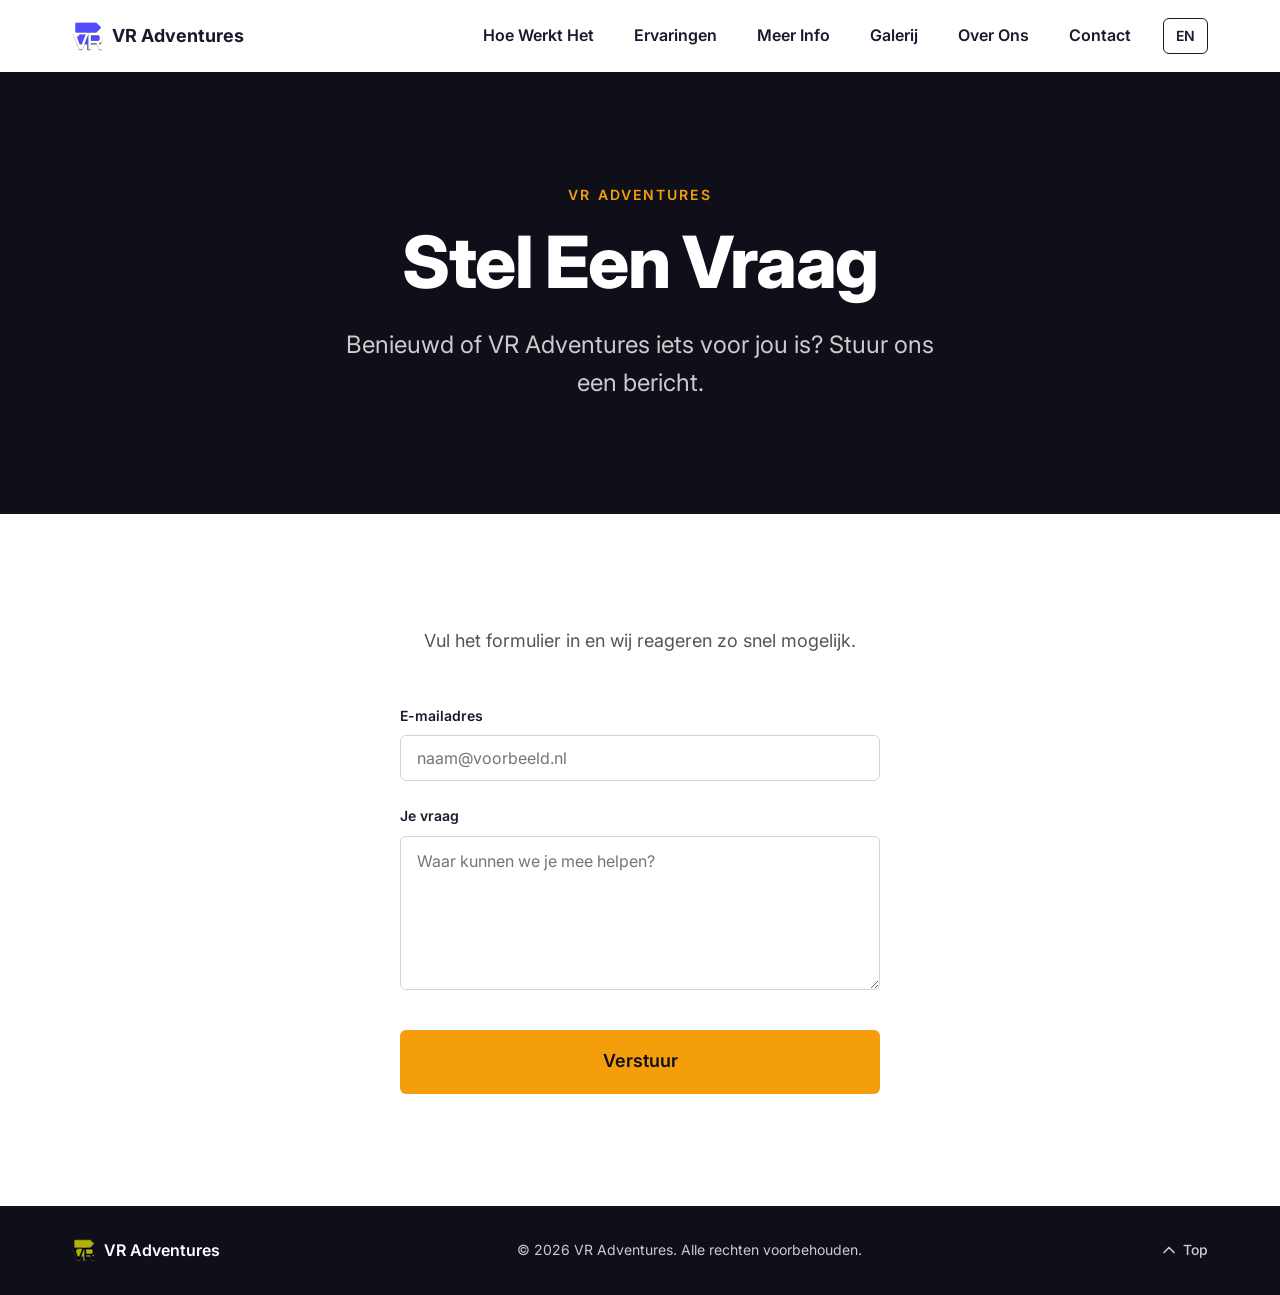
<file: contact.html>
<!DOCTYPE html>
<html lang="nl">
<head>
  <meta charset="UTF-8">
  <meta name="viewport" content="width=device-width, initial-scale=1.0">
  <title>VR Adventures | Stel Een Vraag</title>
  <meta name="description" content="Heb je een vraag over VR Adventures? Neem contact met ons op. We helpen je graag verder.">

  <!-- Canonical & Language -->
  <link rel="canonical" href="https://vradventures.nl/contact.html">
  <link rel="alternate" hreflang="nl" href="https://vradventures.nl/contact.html">
  <link rel="alternate" hreflang="en" href="https://vradventures.nl/contact.html">
  <link rel="alternate" hreflang="x-default" href="https://vradventures.nl/contact.html">

  <!-- Open Graph -->
  <meta property="og:type" content="website">
  <meta property="og:url" content="https://vradventures.nl/contact.html">
  <meta property="og:title" content="VR Adventures | Stel Een Vraag">
  <meta property="og:description" content="Heb je een vraag over VR Adventures? Neem contact met ons op.">
  <meta property="og:image" content="https://vradventures.nl/assets/images/game02.jpg">
  <meta property="og:locale" content="nl_NL">
  <meta property="og:locale:alternate" content="en_US">
  <meta property="og:site_name" content="VR Adventures">

  <!-- Twitter Card -->
  <meta name="twitter:card" content="summary_large_image">
  <meta name="twitter:title" content="VR Adventures | Stel Een Vraag">
  <meta name="twitter:description" content="Heb je een vraag over VR Adventures? Neem contact met ons op.">
  <meta name="twitter:image" content="https://vradventures.nl/assets/images/game02.jpg">

  <!-- Structured Data -->
  <script type="application/ld+json">
  {
    "@context": "https://schema.org",
    "@type": "ContactPage",
    "name": "Contact - VR Adventures",
    "description": "Neem contact op met VR Adventures.",
    "url": "https://vradventures.nl/contact.html",
    "isPartOf": {
      "@type": "WebSite",
      "name": "VR Adventures",
      "url": "https://vradventures.nl"
    }
  }
  </script>

  <!-- Google Analytics -->
  <script async src="https://www.googletagmanager.com/gtag/js?id=G-P8H5JJZTWD"></script>
  <script>
    window.dataLayer = window.dataLayer || [];
    function gtag(){dataLayer.push(arguments);}
    gtag('js', new Date());
    gtag('config', 'G-P8H5JJZTWD');
  </script>

  <link rel="preconnect" href="https://fonts.googleapis.com">
  <link rel="preconnect" href="https://fonts.gstatic.com" crossorigin>
  <link href="https://fonts.googleapis.com/css2?family=Inter:wght@400;500;600;700;800&display=swap" rel="stylesheet">
  <link rel="icon" type="image/png" href="assets/images/icon.png">
  <link rel="apple-touch-icon" href="assets/images/icon.png">
  <link rel="stylesheet" href="css/styles.css">
</head>
<body>
  <!-- Skip to content -->
  <a href="#main" class="skip-link" data-i18n="skip">Ga naar inhoud</a>

  <!-- Navigation -->
  <header class="site-header" id="site-header">
    <nav class="nav container" aria-label="Hoofdnavigatie">
      <a href="index.html" class="nav__logo" aria-label="VR Adventures - Home">
        <img class="nav__logo-icon" src="assets/images/icon.png" alt="" width="32" height="32" aria-hidden="true">
        <span class="nav__logo-text">VR Adventures</span>
      </a>

      <button class="nav__toggle" id="nav-toggle" aria-expanded="false" aria-controls="nav-menu" aria-label="Menu openen">
        <span class="nav__toggle-bar"></span>
        <span class="nav__toggle-bar"></span>
        <span class="nav__toggle-bar"></span>
      </button>

      <ul class="nav__menu" id="nav-menu" role="list">
        <li><a href="index.html#how-it-works" class="nav__link" data-i18n="nav_how">Hoe Werkt Het</a></li>
        <li><a href="index.html#experiences" class="nav__link" data-i18n="nav_experiences">Ervaringen</a></li>
        <li><a href="detail.html" class="nav__link" data-i18n="nav_detail">Meer Info</a></li>
        <li><a href="gallery.html" class="nav__link" data-i18n="nav_gallery">Galerij</a></li>
        <li><a href="about.html" class="nav__link" data-i18n="nav_about">Over Ons</a></li>
        <li><a href="contact.html" class="nav__link" data-i18n="nav_contact">Contact</a></li>
        <li><button class="lang-toggle" id="lang-toggle" aria-label="Switch language">EN</button></li>
      </ul>
    </nav>
  </header>

  <main id="main">
    <!-- Mini Hero -->
    <section class="detail-hero">
      <div class="container">
        <p class="hero__eyebrow fade-in-up">VR Adventures</p>
        <h1 class="detail-hero__title fade-in-up" style="animation-delay: 0.1s" data-i18n="contact_hero_title">Stel Een Vraag</h1>
        <p class="detail-hero__subtitle fade-in-up" style="animation-delay: 0.2s" data-i18n="contact_hero_subtitle">Benieuwd of VR Adventures iets voor jou is? Stuur ons een bericht.</p>
      </div>
    </section>

    <!-- Contact Form -->
    <section class="section">
      <div class="container">
        <div class="booking__inner reveal">
          <p class="booking__text" data-i18n="contact_text">Vul het formulier in en wij reageren zo snel mogelijk.</p>
          <form class="booking__form" id="contact-form">
            <div class="form__group">
              <label class="form__label" for="contact-email" data-i18n="form_email">E-mailadres</label>
              <input class="form__input" type="email" id="contact-email" name="email" required placeholder="naam@voorbeeld.nl">
            </div>
            <div class="form__group">
              <label class="form__label" for="contact-message" data-i18n="contact_message_label">Je vraag</label>
              <textarea class="form__input form__textarea" id="contact-message" name="message" required rows="5" data-i18n-placeholder="contact_message_placeholder" placeholder="Waar kunnen we je mee helpen?"></textarea>
            </div>
            <button type="submit" class="btn btn--cta btn--lg form__submit" data-i18n="contact_submit">Verstuur</button>
          </form>
        </div>
      </div>
    </section>
  </main>

  <!-- Footer -->
  <footer class="footer">
    <div class="container footer__inner">
      <div class="footer__brand">
        <img class="footer__logo-icon" src="assets/images/icon.png" alt="" width="24" height="24" aria-hidden="true">
        <span class="footer__name">VR Adventures</span>
      </div>
      <p class="footer__copy">&copy; 2026 VR Adventures. <span data-i18n="footer_rights">Alle rechten voorbehouden.</span></p>
      <a href="#" class="footer__top" aria-label="Terug naar boven">
        <svg width="20" height="20" viewBox="0 0 24 24" fill="none" stroke="currentColor" stroke-width="2" stroke-linecap="round" stroke-linejoin="round" aria-hidden="true">
          <path d="M18 15l-6-6-6 6"/>
        </svg>
        Top
      </a>
    </div>
  </footer>

  <script src="js/main.js"></script>
</body>
</html>
</file>
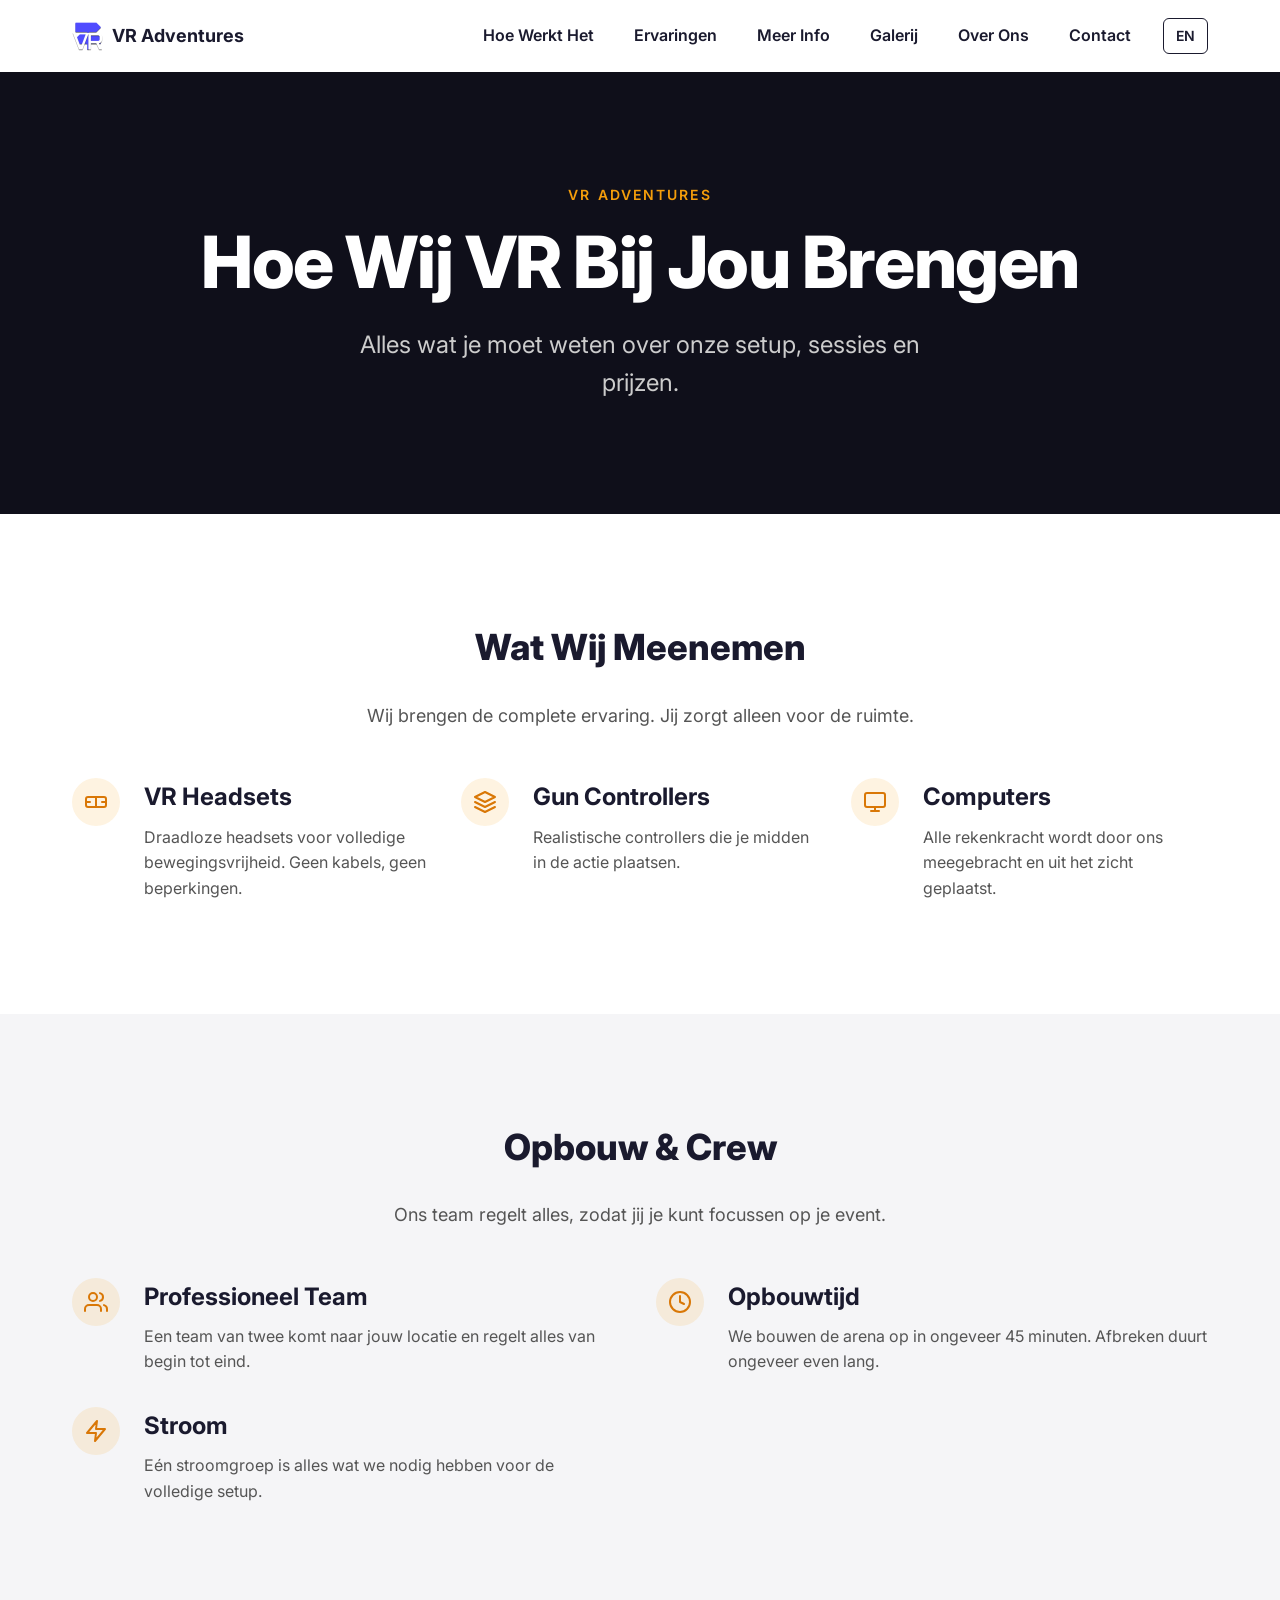
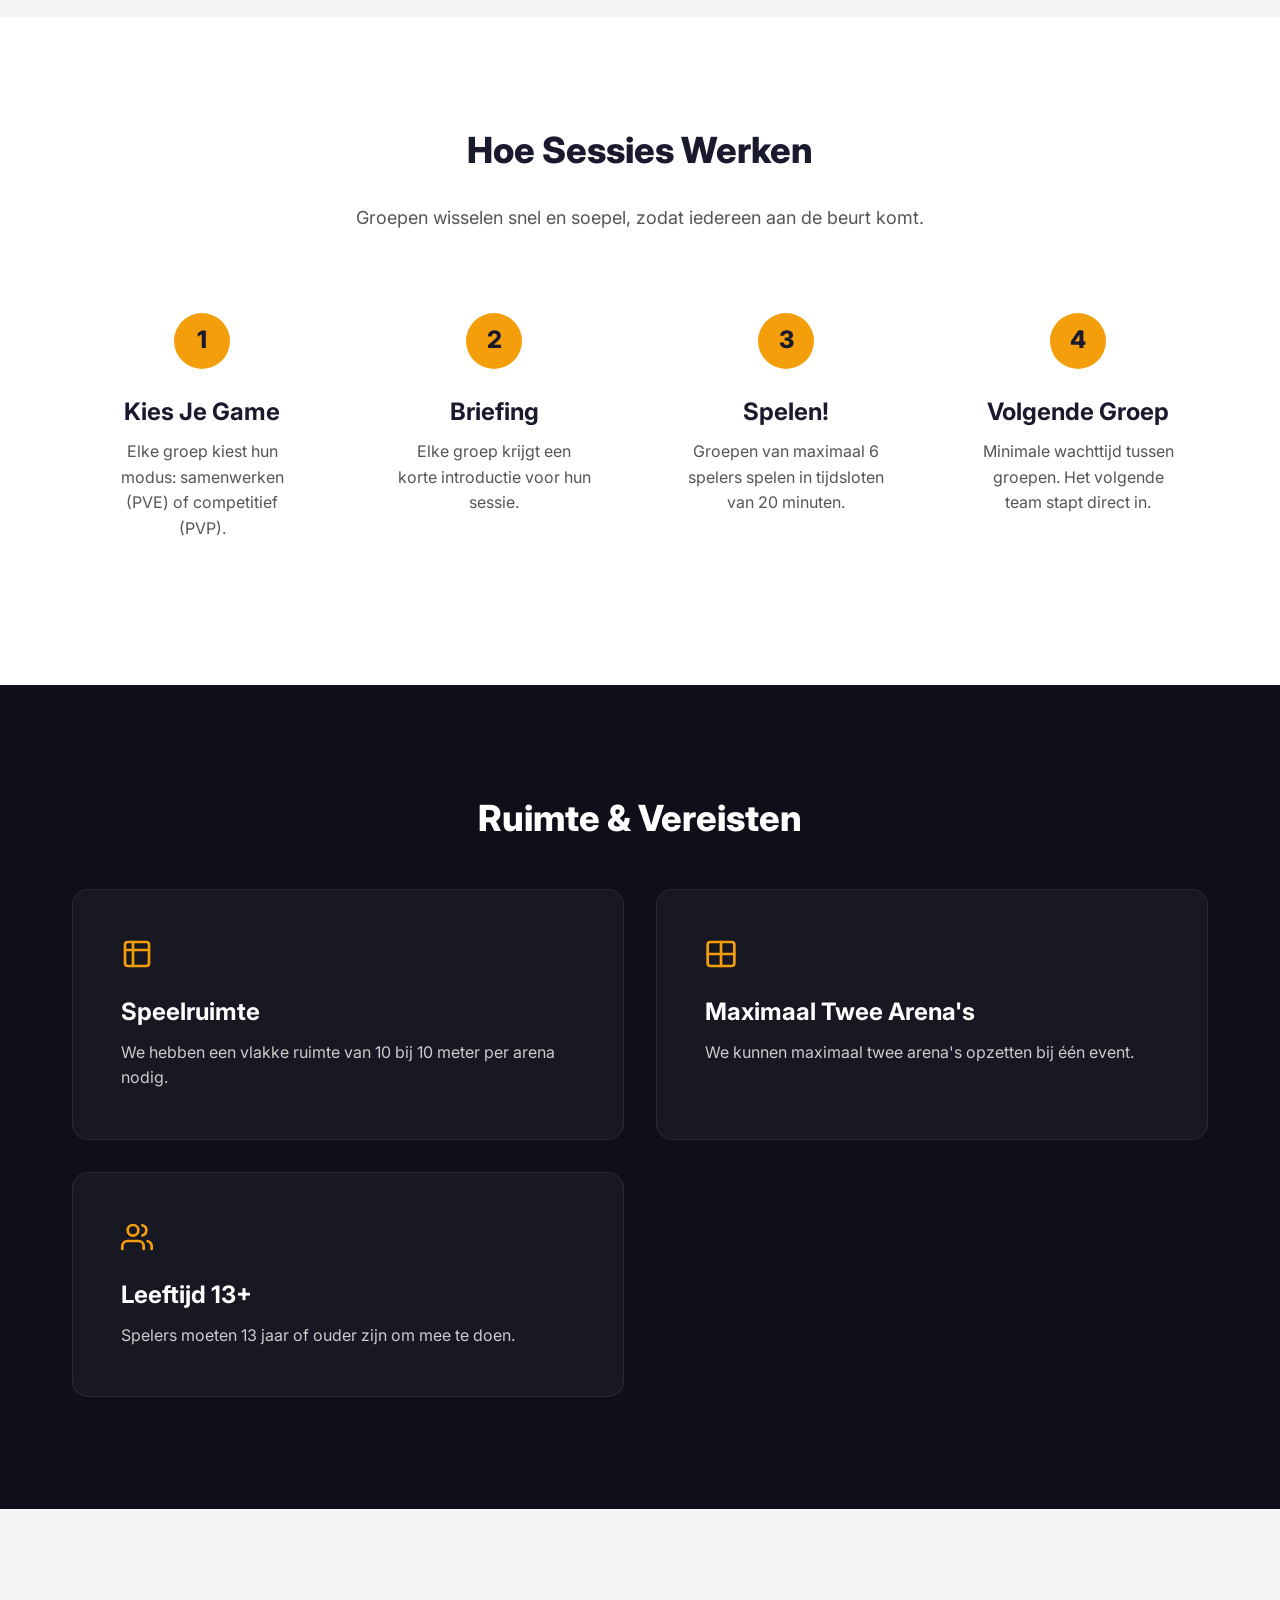
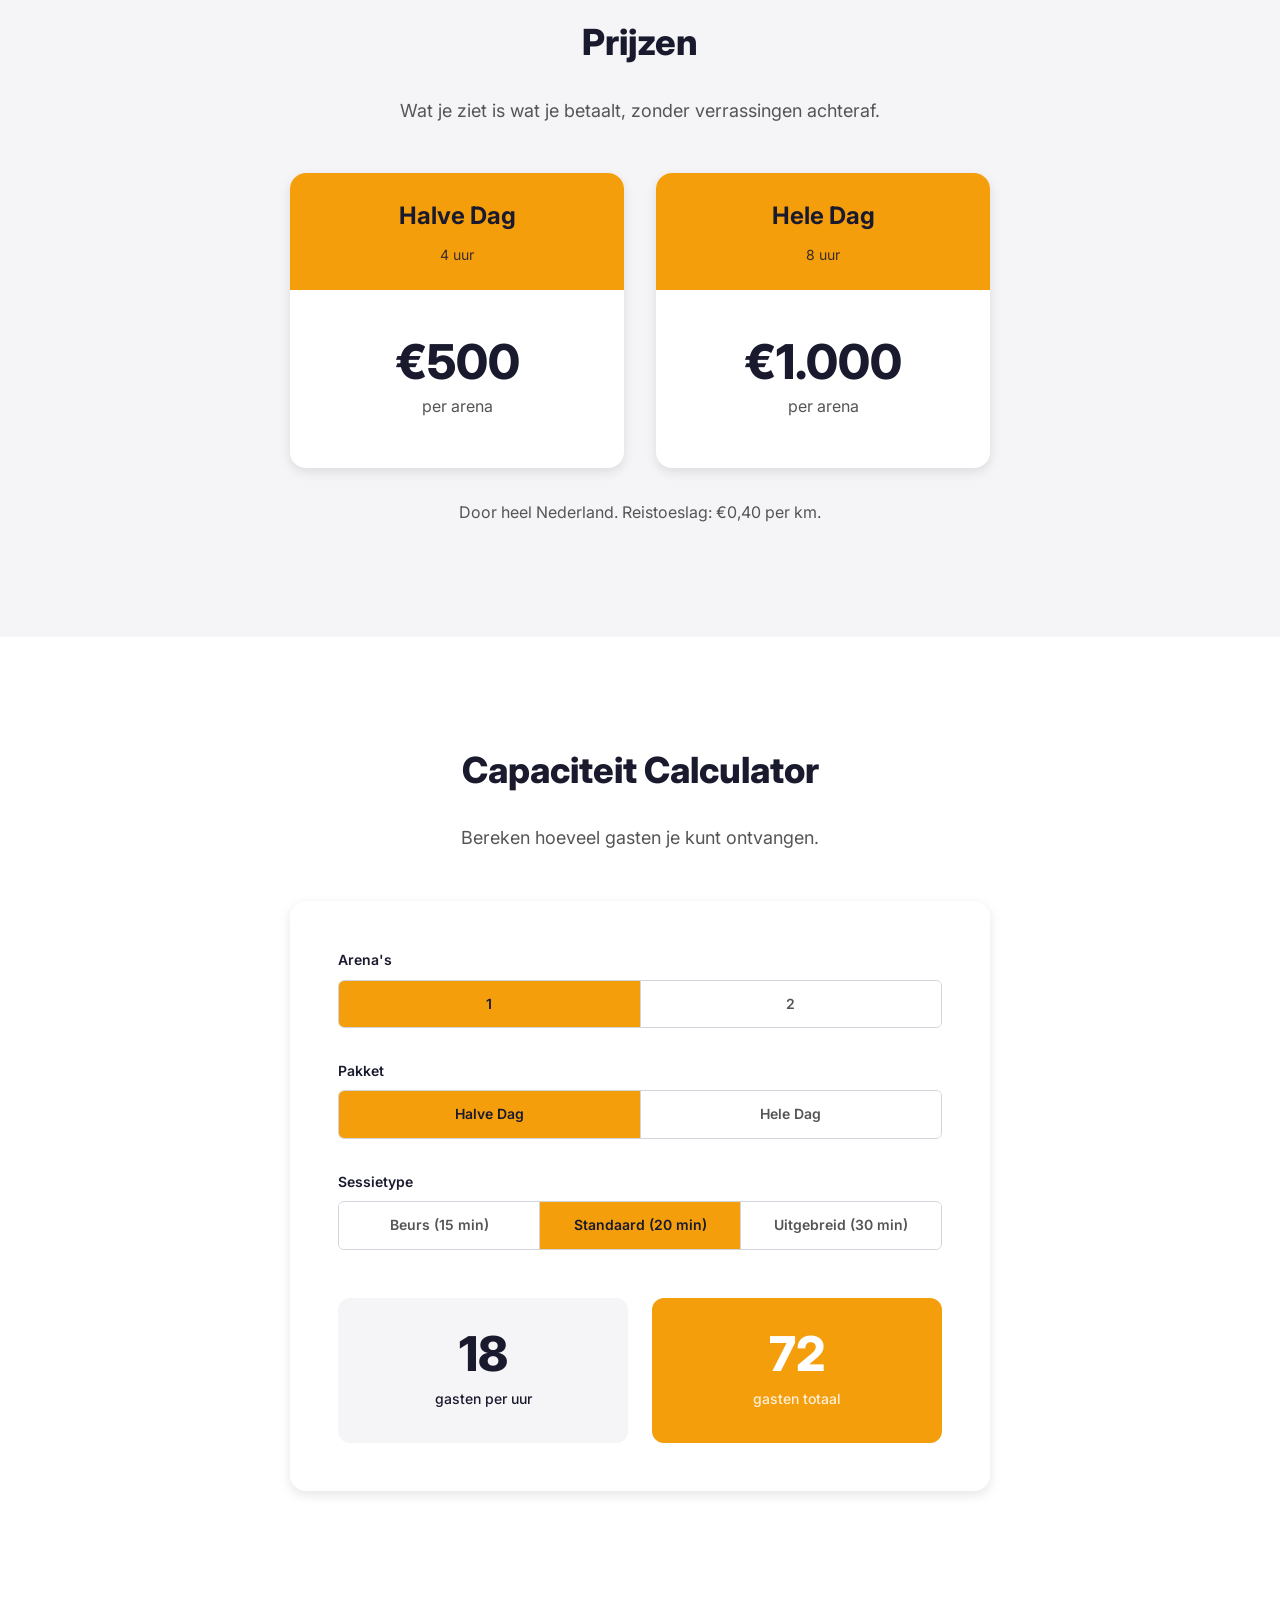
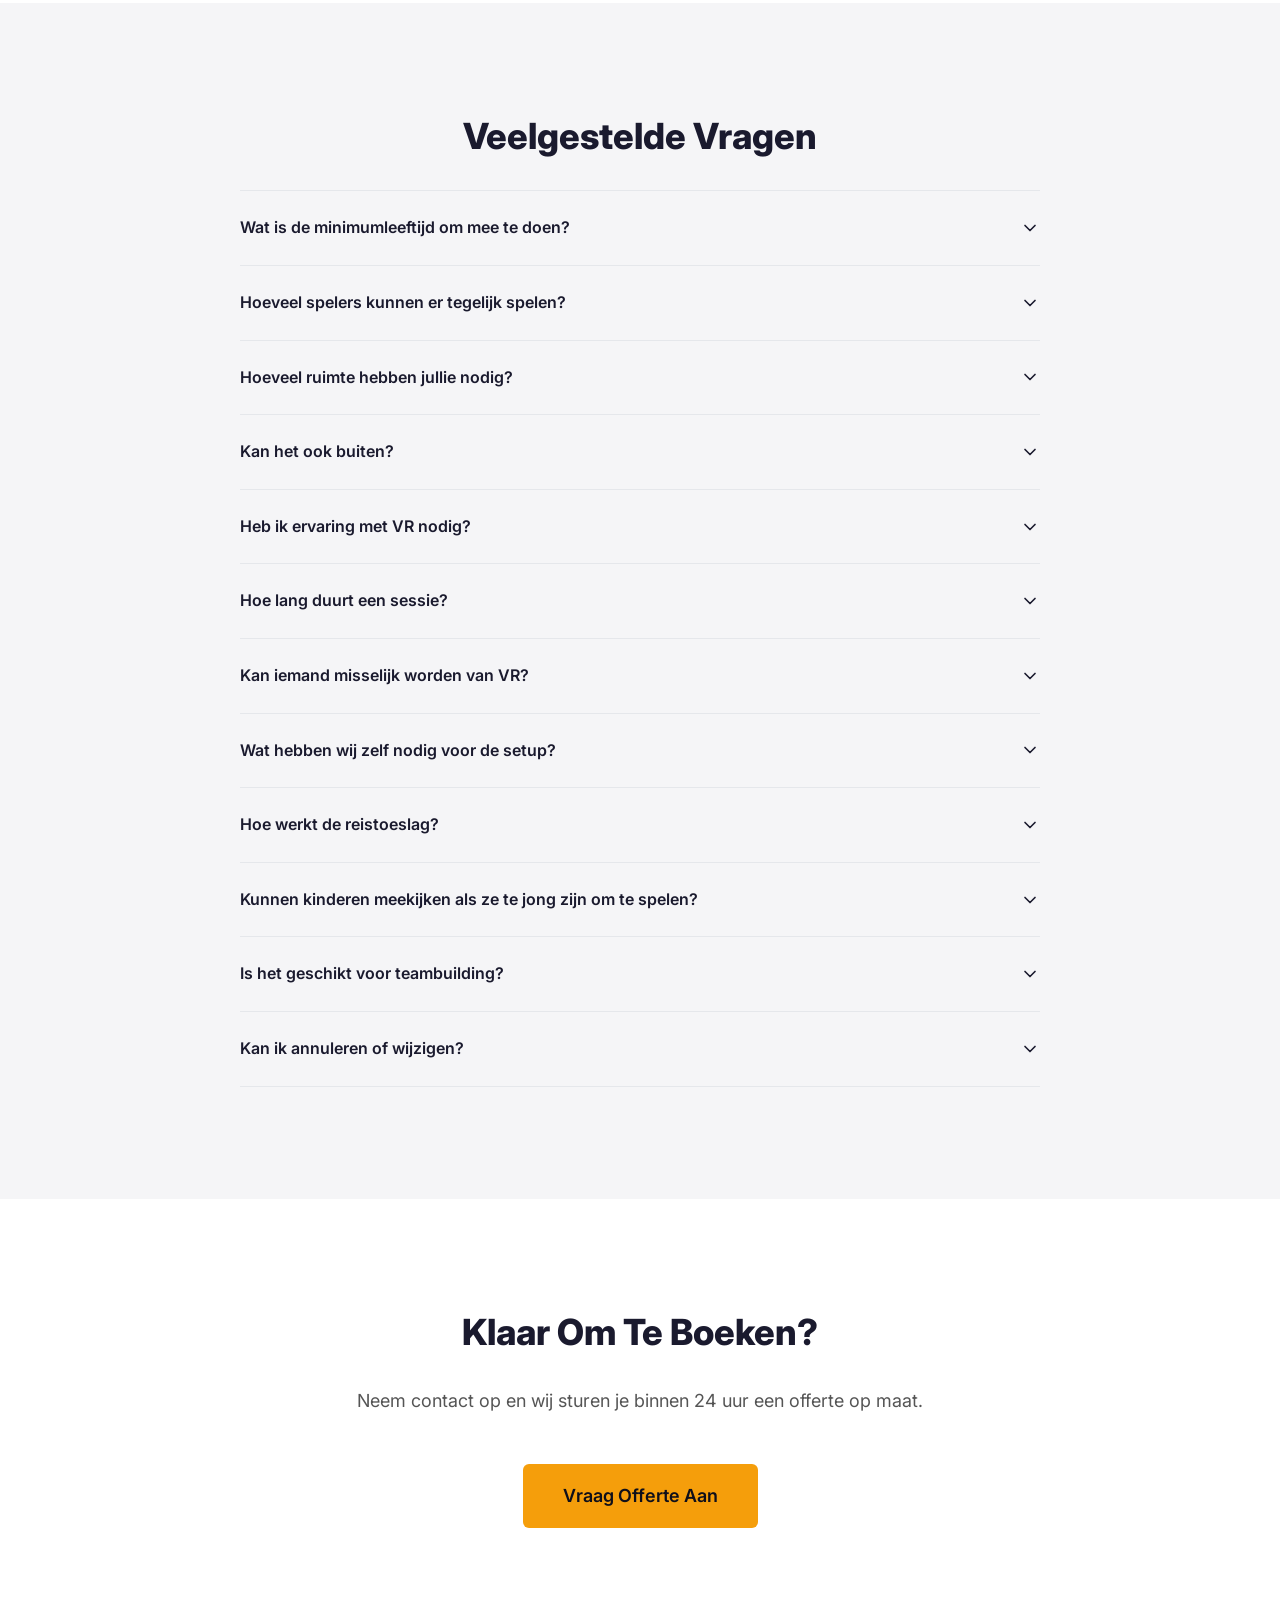
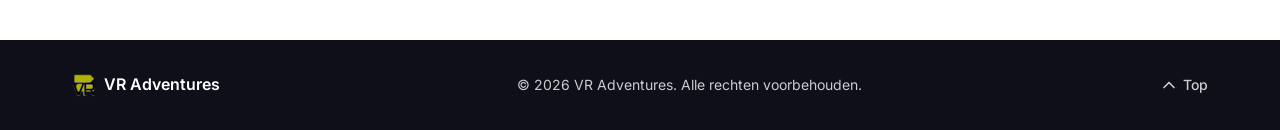
<file: detail.html>
<!DOCTYPE html>
<html lang="nl">
<head>
  <meta charset="UTF-8">
  <meta name="viewport" content="width=device-width, initial-scale=1.0">
  <title>VR Adventures | Meer Info</title>
  <meta name="description" content="Alles over onze VR setup, sessies, ruimte-eisen en prijzen. VR Adventures brengt de complete ervaring naar jouw locatie.">

  <!-- Canonical & Language -->
  <link rel="canonical" href="https://vradventures.nl/detail.html">
  <link rel="alternate" hreflang="nl" href="https://vradventures.nl/detail.html">
  <link rel="alternate" hreflang="en" href="https://vradventures.nl/detail.html">
  <link rel="alternate" hreflang="x-default" href="https://vradventures.nl/detail.html">

  <!-- Open Graph -->
  <meta property="og:type" content="website">
  <meta property="og:url" content="https://vradventures.nl/detail.html">
  <meta property="og:title" content="VR Adventures | Meer Info">
  <meta property="og:description" content="Alles over onze VR setup, sessies, ruimte-eisen en prijzen.">
  <meta property="og:image" content="https://vradventures.nl/assets/images/game02.jpg">
  <meta property="og:locale" content="nl_NL">
  <meta property="og:locale:alternate" content="en_US">
  <meta property="og:site_name" content="VR Adventures">

  <!-- Twitter Card -->
  <meta name="twitter:card" content="summary_large_image">
  <meta name="twitter:title" content="VR Adventures | Meer Info">
  <meta name="twitter:description" content="Alles over onze VR setup, sessies, ruimte-eisen en prijzen.">
  <meta name="twitter:image" content="https://vradventures.nl/assets/images/game02.jpg">

  <!-- Structured Data -->
  <script type="application/ld+json">
  {
    "@context": "https://schema.org",
    "@type": "WebPage",
    "name": "VR Adventures - Meer Info",
    "description": "Alles over onze VR setup, sessies, ruimte-eisen en prijzen.",
    "url": "https://vradventures.nl/detail.html",
    "isPartOf": {
      "@type": "WebSite",
      "name": "VR Adventures",
      "url": "https://vradventures.nl"
    }
  }
  </script>
  <script type="application/ld+json">
  {
    "@context": "https://schema.org",
    "@type": "FAQPage",
    "mainEntity": [
      {"@type": "Question", "name": "Wat is de minimumleeftijd om mee te doen?", "acceptedAnswer": {"@type": "Answer", "text": "Spelers moeten minimaal 13 jaar oud zijn om mee te doen. Jongere kinderen kunnen wel meekijken via het live scherm."}},
      {"@type": "Question", "name": "Hoeveel spelers kunnen er tegelijk spelen?", "acceptedAnswer": {"@type": "Answer", "text": "Er kunnen maximaal 6 spelers per ronde tegelijk in de arena spelen. Met 2 arena's zijn dat 12 spelers tegelijk."}},
      {"@type": "Question", "name": "Hoeveel ruimte hebben jullie nodig?", "acceptedAnswer": {"@type": "Answer", "text": "We hebben een vlakke ruimte van minimaal 10 bij 10 meter per arena nodig. Dit kan binnen of buiten zijn."}},
      {"@type": "Question", "name": "Kan het ook buiten?", "acceptedAnswer": {"@type": "Answer", "text": "Ja, zolang de ondergrond vlak is en het niet regent. We raden aan een overkapping of tent beschikbaar te hebben als back-up bij wisselvallig weer."}},
      {"@type": "Question", "name": "Heb ik ervaring met VR nodig?", "acceptedAnswer": {"@type": "Answer", "text": "Nee, helemaal niet. Elke groep krijgt een korte briefing voor hun sessie. De bediening is heel intuitief en ons team staat altijd klaar om te helpen."}},
      {"@type": "Question", "name": "Hoe lang duurt een sessie?", "acceptedAnswer": {"@type": "Answer", "text": "Dat hangt af van het gekozen sessietype: 15 minuten (beurs), 20 minuten (standaard) of 30 minuten (uitgebreid). De standaard sessie van 20 minuten is het populairst."}},
      {"@type": "Question", "name": "Kan iemand misselijk worden van VR?", "acceptedAnswer": {"@type": "Answer", "text": "Dat komt zelden voor. Omdat onze VR free-roam is, loop je echt fysiek rond in de ruimte. Dit vermindert het risico op misselijkheid aanzienlijk ten opzichte van zittende VR ervaringen."}},
      {"@type": "Question", "name": "Wat hebben wij zelf nodig voor de setup?", "acceptedAnswer": {"@type": "Answer", "text": "Alleen een vlakke ruimte van 10x10 meter en toegang tot \u00e9\u00e9n stroomgroep. Wij brengen alle apparatuur mee en regelen de rest."}},
      {"@type": "Question", "name": "Hoe werkt de reistoeslag?", "acceptedAnswer": {"@type": "Answer", "text": "We rekenen een toeslag van \u20ac0,40 per kilometer vanaf onze locatie in Groningen. Dit wordt vooraf medegedeeld in de offerte, dus geen verrassingen."}},
      {"@type": "Question", "name": "Kunnen kinderen meekijken als ze te jong zijn om te spelen?", "acceptedAnswer": {"@type": "Answer", "text": "Absoluut! We hebben een live scherm waarop iedereen kan meekijken wat de spelers in VR zien. Dat is vaak net zo vermakelijk als zelf spelen."}},
      {"@type": "Question", "name": "Is het geschikt voor teambuilding?", "acceptedAnswer": {"@type": "Answer", "text": "Zeker! Onze co-op modus is perfect voor teambuilding. Teams moeten samenwerken om te overleven, wat zorgt voor een unieke manier om banden te versterken."}},
      {"@type": "Question", "name": "Kan ik annuleren of wijzigen?", "acceptedAnswer": {"@type": "Answer", "text": "Ja, je kunt kosteloos annuleren of wijzigen tot 14 dagen voor het event. Neem gewoon contact met ons op en we zoeken samen naar een oplossing."}}
    ]
  }
  </script>

  <!-- Google Analytics -->
  <script async src="https://www.googletagmanager.com/gtag/js?id=G-P8H5JJZTWD"></script>
  <script>
    window.dataLayer = window.dataLayer || [];
    function gtag(){dataLayer.push(arguments);}
    gtag('js', new Date());
    gtag('config', 'G-P8H5JJZTWD');
  </script>

  <link rel="preconnect" href="https://fonts.googleapis.com">
  <link rel="preconnect" href="https://fonts.gstatic.com" crossorigin>
  <link href="https://fonts.googleapis.com/css2?family=Inter:wght@400;500;600;700;800&display=swap" rel="stylesheet">
  <link rel="icon" type="image/png" href="assets/images/icon.png">
  <link rel="apple-touch-icon" href="assets/images/icon.png">
  <link rel="stylesheet" href="css/styles.css">
</head>
<body>
  <!-- Skip to content -->
  <a href="#main" class="skip-link" data-i18n="skip">Ga naar inhoud</a>

  <!-- Navigation -->
  <header class="site-header" id="site-header">
    <nav class="nav container" aria-label="Hoofdnavigatie">
      <a href="index.html" class="nav__logo" aria-label="VR Adventures - Home">
        <img class="nav__logo-icon" src="assets/images/icon.png" alt="" width="32" height="32" aria-hidden="true">
        <span class="nav__logo-text">VR Adventures</span>
      </a>

      <button class="nav__toggle" id="nav-toggle" aria-expanded="false" aria-controls="nav-menu" aria-label="Menu openen">
        <span class="nav__toggle-bar"></span>
        <span class="nav__toggle-bar"></span>
        <span class="nav__toggle-bar"></span>
      </button>

      <ul class="nav__menu" id="nav-menu" role="list">
        <li><a href="index.html#how-it-works" class="nav__link" data-i18n="nav_how">Hoe Werkt Het</a></li>
        <li><a href="index.html#experiences" class="nav__link" data-i18n="nav_experiences">Ervaringen</a></li>
        <li><a href="detail.html" class="nav__link" data-i18n="nav_detail">Meer Info</a></li>
        <li><a href="gallery.html" class="nav__link" data-i18n="nav_gallery">Galerij</a></li>
        <li><a href="about.html" class="nav__link" data-i18n="nav_about">Over Ons</a></li>
        <li><a href="contact.html" class="nav__link" data-i18n="nav_contact">Contact</a></li>
        <li><button class="lang-toggle" id="lang-toggle" aria-label="Switch language">EN</button></li>
      </ul>
    </nav>
  </header>

  <main id="main">
    <!-- Mini Hero -->
    <section class="detail-hero">
      <div class="container">
        <p class="hero__eyebrow fade-in-up">VR Adventures</p>
        <h1 class="detail-hero__title fade-in-up" style="animation-delay: 0.1s" data-i18n="detail_hero_title">Hoe Wij VR Bij Jou Brengen</h1>
        <p class="detail-hero__subtitle fade-in-up" style="animation-delay: 0.2s" data-i18n="detail_hero_subtitle">Alles wat je moet weten over onze setup, sessies en prijzen.</p>
      </div>
    </section>

    <!-- What We Bring -->
    <section class="section" id="equipment">
      <div class="container">
        <h2 class="section__title section__title--center reveal" data-i18n="detail_equipment_title">Wat Wij Meenemen</h2>
        <p class="section__subtitle reveal" data-i18n="detail_equipment_subtitle">Wij brengen de complete ervaring. Jij zorgt alleen voor de ruimte.</p>
        <div class="info-grid info-grid--three">
          <div class="info-item reveal">
            <div class="info-item__icon" aria-hidden="true">
              <svg width="24" height="24" viewBox="0 0 24 24" fill="none" stroke="currentColor" stroke-width="2" stroke-linecap="round" stroke-linejoin="round">
                <rect x="2" y="7" width="20" height="10" rx="2"/><path d="M12 7v10"/><path d="M2 12h4"/><path d="M18 12h4"/>
              </svg>
            </div>
            <div>
              <h3 class="info-item__title" data-i18n="detail_equipment_headsets">VR Headsets</h3>
              <p class="info-item__text" data-i18n="detail_equipment_headsets_text">Draadloze headsets voor volledige bewegingsvrijheid. Geen kabels, geen beperkingen.</p>
            </div>
          </div>
          <div class="info-item reveal">
            <div class="info-item__icon" aria-hidden="true">
              <svg width="24" height="24" viewBox="0 0 24 24" fill="none" stroke="currentColor" stroke-width="2" stroke-linecap="round" stroke-linejoin="round">
                <path d="M12 2L2 7l10 5 10-5-10-5z"/><path d="M2 17l10 5 10-5"/><path d="M2 12l10 5 10-5"/>
              </svg>
            </div>
            <div>
              <h3 class="info-item__title" data-i18n="detail_equipment_controllers">Gun Controllers</h3>
              <p class="info-item__text" data-i18n="detail_equipment_controllers_text">Realistische controllers die je midden in de actie plaatsen.</p>
            </div>
          </div>
          <div class="info-item reveal">
            <div class="info-item__icon" aria-hidden="true">
              <svg width="24" height="24" viewBox="0 0 24 24" fill="none" stroke="currentColor" stroke-width="2" stroke-linecap="round" stroke-linejoin="round">
                <rect x="2" y="3" width="20" height="14" rx="2"/><path d="M8 21h8"/><path d="M12 17v4"/>
              </svg>
            </div>
            <div>
              <h3 class="info-item__title" data-i18n="detail_equipment_pcs">Computers</h3>
              <p class="info-item__text" data-i18n="detail_equipment_pcs_text">Alle rekenkracht wordt door ons meegebracht en uit het zicht geplaatst.</p>
            </div>
          </div>
        </div>
      </div>
    </section>

    <!-- Setup & Crew -->
    <section class="section section--alt" id="setup">
      <div class="container">
        <h2 class="section__title section__title--center reveal" data-i18n="detail_setup_title">Opbouw & Crew</h2>
        <p class="section__subtitle reveal" data-i18n="detail_setup_subtitle">Ons team regelt alles, zodat jij je kunt focussen op je event.</p>
        <div class="info-grid">
          <div class="info-item reveal">
            <div class="info-item__icon" aria-hidden="true">
              <svg width="24" height="24" viewBox="0 0 24 24" fill="none" stroke="currentColor" stroke-width="2" stroke-linecap="round" stroke-linejoin="round">
                <path d="M17 21v-2a4 4 0 0 0-4-4H5a4 4 0 0 0-4 4v2"/><circle cx="9" cy="7" r="4"/><path d="M23 21v-2a4 4 0 0 0-3-3.87"/><path d="M16 3.13a4 4 0 0 1 0 7.75"/>
              </svg>
            </div>
            <div>
              <h3 class="info-item__title" data-i18n="detail_setup_crew">Professioneel Team</h3>
              <p class="info-item__text" data-i18n="detail_setup_crew_text">Een team van twee komt naar jouw locatie en regelt alles van begin tot eind.</p>
            </div>
          </div>
          <div class="info-item reveal">
            <div class="info-item__icon" aria-hidden="true">
              <svg width="24" height="24" viewBox="0 0 24 24" fill="none" stroke="currentColor" stroke-width="2" stroke-linecap="round" stroke-linejoin="round">
                <circle cx="12" cy="12" r="10"/><path d="M12 6v6l4 2"/>
              </svg>
            </div>
            <div>
              <h3 class="info-item__title" data-i18n="detail_setup_build">Opbouwtijd</h3>
              <p class="info-item__text" data-i18n="detail_setup_build_text">We bouwen de arena op in ongeveer 45 minuten. Afbreken duurt ongeveer even lang.</p>
            </div>
          </div>
          <div class="info-item reveal">
            <div class="info-item__icon" aria-hidden="true">
              <svg width="24" height="24" viewBox="0 0 24 24" fill="none" stroke="currentColor" stroke-width="2" stroke-linecap="round" stroke-linejoin="round">
                <path d="M13 2L3 14h9l-1 8 10-12h-9l1-8z"/>
              </svg>
            </div>
            <div>
              <h3 class="info-item__title" data-i18n="detail_setup_power">Stroom</h3>
              <p class="info-item__text" data-i18n="detail_setup_power_text">Eén stroomgroep is alles wat we nodig hebben voor de volledige setup.</p>
            </div>
          </div>
        </div>
      </div>
    </section>

    <!-- How Sessions Work -->
    <section class="section" id="sessions">
      <div class="container">
        <h2 class="section__title section__title--center reveal" data-i18n="detail_sessions_title">Hoe Sessies Werken</h2>
        <p class="section__subtitle reveal" data-i18n="detail_sessions_subtitle">Groepen wisselen snel en soepel, zodat iedereen aan de beurt komt.</p>
        <div class="steps__grid steps__grid--four">
          <div class="step reveal">
            <div class="step__number">1</div>
            <h3 class="step__title" data-i18n="detail_sessions_step1_title">Kies Je Game</h3>
            <p class="step__text" data-i18n="detail_sessions_step1_text">Elke groep kiest hun modus: samenwerken (PVE) of competitief (PVP).</p>
          </div>
          <div class="step reveal">
            <div class="step__number">2</div>
            <h3 class="step__title" data-i18n="detail_sessions_step2_title">Briefing</h3>
            <p class="step__text" data-i18n="detail_sessions_step2_text">Elke groep krijgt een korte introductie voor hun sessie.</p>
          </div>
          <div class="step reveal">
            <div class="step__number">3</div>
            <h3 class="step__title" data-i18n="detail_sessions_step3_title">Spelen!</h3>
            <p class="step__text" data-i18n="detail_sessions_step3_text">Groepen van maximaal 6 spelers spelen in tijdsloten van 20 minuten.</p>
          </div>
          <div class="step reveal">
            <div class="step__number">4</div>
            <h3 class="step__title" data-i18n="detail_sessions_step4_title">Volgende Groep</h3>
            <p class="step__text" data-i18n="detail_sessions_step4_text">Minimale wachttijd tussen groepen. Het volgende team stapt direct in.</p>
          </div>
        </div>
      </div>
    </section>

    <!-- Space & Requirements -->
    <section class="section section--dark" id="requirements">
      <div class="container">
        <h2 class="section__title section__title--center reveal" data-i18n="detail_space_title">Ruimte & Vereisten</h2>
        <div class="usecases__grid">
          <div class="usecase reveal">
            <div class="usecase__icon" aria-hidden="true">
              <svg width="32" height="32" viewBox="0 0 24 24" fill="none" stroke="currentColor" stroke-width="2" stroke-linecap="round" stroke-linejoin="round">
                <rect x="3" y="3" width="18" height="18" rx="2"/><path d="M3 9h18"/><path d="M9 3v18"/>
              </svg>
            </div>
            <h3 class="usecase__title" data-i18n="detail_space_arena">Speelruimte</h3>
            <p class="usecase__text" data-i18n="detail_space_arena_text">We hebben een vlakke ruimte van 10 bij 10 meter per arena nodig.</p>
          </div>
          <div class="usecase reveal">
            <div class="usecase__icon" aria-hidden="true">
              <svg width="32" height="32" viewBox="0 0 24 24" fill="none" stroke="currentColor" stroke-width="2" stroke-linecap="round" stroke-linejoin="round">
                <rect x="2" y="3" width="20" height="18" rx="2"/><path d="M12 3v18"/><path d="M2 12h20"/>
              </svg>
            </div>
            <h3 class="usecase__title" data-i18n="detail_space_arenas">Maximaal Twee Arena's</h3>
            <p class="usecase__text" data-i18n="detail_space_arenas_text">We kunnen maximaal twee arena's opzetten bij één event.</p>
          </div>
          <div class="usecase reveal">
            <div class="usecase__icon" aria-hidden="true">
              <svg width="32" height="32" viewBox="0 0 24 24" fill="none" stroke="currentColor" stroke-width="2" stroke-linecap="round" stroke-linejoin="round">
                <path d="M17 21v-2a4 4 0 0 0-4-4H5a4 4 0 0 0-4 4v2"/><circle cx="9" cy="7" r="4"/><path d="M23 21v-2a4 4 0 0 0-3-3.87"/><path d="M16 3.13a4 4 0 0 1 0 7.75"/>
              </svg>
            </div>
            <h3 class="usecase__title" data-i18n="detail_space_age">Leeftijd 13+</h3>
            <p class="usecase__text" data-i18n="detail_space_age_text">Spelers moeten 13 jaar of ouder zijn om mee te doen.</p>
          </div>
        </div>
      </div>
    </section>

    <!-- Pricing -->
    <section class="section section--alt" id="pricing">
      <div class="container">
        <h2 class="section__title section__title--center reveal" data-i18n="detail_pricing_title">Prijzen</h2>
        <p class="section__subtitle reveal" data-i18n="detail_pricing_subtitle">Wat je ziet is wat je betaalt, zonder verrassingen achteraf.</p>
        <div class="pricing-grid">
          <div class="pricing-card reveal">
            <div class="pricing-card__header">
              <div class="pricing-card__name" data-i18n="detail_pricing_half_title">Halve Dag</div>
              <div class="pricing-card__duration" data-i18n="detail_pricing_half_duration">4 uur</div>
            </div>
            <div class="pricing-card__body">
              <div class="pricing-card__price" data-i18n="detail_pricing_half_price">&euro;500</div>
              <div class="pricing-card__unit" data-i18n="detail_pricing_half_unit">per arena</div>
            </div>
          </div>
          <div class="pricing-card reveal">
            <div class="pricing-card__header">
              <div class="pricing-card__name" data-i18n="detail_pricing_full_title">Hele Dag</div>
              <div class="pricing-card__duration" data-i18n="detail_pricing_full_duration">8 uur</div>
            </div>
            <div class="pricing-card__body">
              <div class="pricing-card__price" data-i18n="detail_pricing_full_price">&euro;1.000</div>
              <div class="pricing-card__unit" data-i18n="detail_pricing_full_unit">per arena</div>
            </div>
          </div>
        </div>
        <p class="pricing-note reveal" data-i18n="detail_pricing_travel">Door heel Nederland. Reistoeslag: &euro;0,40 per km.</p>
      </div>
    </section>

    <!-- Capacity Calculator -->
    <section class="section" id="calculator">
      <div class="container">
        <h2 class="section__title section__title--center reveal" data-i18n="calc_title">Capaciteit Calculator</h2>
        <p class="section__subtitle reveal" data-i18n="calc_subtitle">Bereken hoeveel gasten je kunt ontvangen.</p>
        <div class="calc reveal">
          <div class="calc__controls">
            <div class="calc__group">
              <label class="calc__label" data-i18n="calc_arenas">Arena's</label>
              <div class="calc__toggle" id="calc-arenas">
                <button class="calc__btn active" data-value="1">1</button>
                <button class="calc__btn" data-value="2">2</button>
              </div>
            </div>
            <div class="calc__group">
              <label class="calc__label" data-i18n="calc_package">Pakket</label>
              <div class="calc__toggle" id="calc-package">
                <button class="calc__btn active" data-value="4" data-i18n="calc_half_day">Halve Dag</button>
                <button class="calc__btn" data-value="8" data-i18n="calc_full_day">Hele Dag</button>
              </div>
            </div>
            <div class="calc__group">
              <label class="calc__label" data-i18n="calc_session_type">Sessietype</label>
              <div class="calc__toggle calc__toggle--wide" id="calc-session">
                <button class="calc__btn" data-value="15" data-i18n="calc_convention">Beurs (15 min)</button>
                <button class="calc__btn active" data-value="20" data-i18n="calc_standard">Standaard (20 min)</button>
                <button class="calc__btn" data-value="30" data-i18n="calc_immersive">Uitgebreid (30 min)</button>
              </div>
            </div>
          </div>
          <div class="calc__results">
            <div class="calc__result">
              <span class="calc__result-value" id="calc-per-hour">18</span>
              <span class="calc__result-label" data-i18n="calc_per_hour">gasten per uur</span>
            </div>
            <div class="calc__result calc__result--highlight">
              <span class="calc__result-value" id="calc-total">72</span>
              <span class="calc__result-label" data-i18n="calc_total">gasten totaal</span>
            </div>
          </div>
        </div>
      </div>
    </section>

    <!-- FAQ -->
    <section class="section section--alt" id="faq">
      <div class="container">
        <h2 class="section__title section__title--center reveal" data-i18n="faq_title">Veelgestelde Vragen</h2>
        <div class="faq reveal">
          <div class="faq__item">
            <button class="faq__question" aria-expanded="false">
              <span data-i18n="faq_q1">Wat is de minimumleeftijd om mee te doen?</span>
              <svg class="faq__chevron" width="20" height="20" viewBox="0 0 24 24" fill="none" stroke="currentColor" stroke-width="2" stroke-linecap="round" stroke-linejoin="round" aria-hidden="true"><path d="M6 9l6 6 6-6"/></svg>
            </button>
            <div class="faq__answer" hidden>
              <p data-i18n="faq_a1">Spelers moeten minimaal 13 jaar oud zijn om mee te doen. Jongere kinderen kunnen wel meekijken via het live scherm.</p>
            </div>
          </div>
          <div class="faq__item">
            <button class="faq__question" aria-expanded="false">
              <span data-i18n="faq_q2">Hoeveel spelers kunnen er tegelijk spelen?</span>
              <svg class="faq__chevron" width="20" height="20" viewBox="0 0 24 24" fill="none" stroke="currentColor" stroke-width="2" stroke-linecap="round" stroke-linejoin="round" aria-hidden="true"><path d="M6 9l6 6 6-6"/></svg>
            </button>
            <div class="faq__answer" hidden>
              <p data-i18n="faq_a2">Er kunnen maximaal 6 spelers per ronde tegelijk in de arena spelen. Met 2 arena's zijn dat 12 spelers tegelijk.</p>
            </div>
          </div>
          <div class="faq__item">
            <button class="faq__question" aria-expanded="false">
              <span data-i18n="faq_q3">Hoeveel ruimte hebben jullie nodig?</span>
              <svg class="faq__chevron" width="20" height="20" viewBox="0 0 24 24" fill="none" stroke="currentColor" stroke-width="2" stroke-linecap="round" stroke-linejoin="round" aria-hidden="true"><path d="M6 9l6 6 6-6"/></svg>
            </button>
            <div class="faq__answer" hidden>
              <p data-i18n="faq_a3">We hebben een vlakke ruimte van minimaal 10 bij 10 meter per arena nodig. Dit kan binnen of buiten zijn.</p>
            </div>
          </div>
          <div class="faq__item">
            <button class="faq__question" aria-expanded="false">
              <span data-i18n="faq_q4">Kan het ook buiten?</span>
              <svg class="faq__chevron" width="20" height="20" viewBox="0 0 24 24" fill="none" stroke="currentColor" stroke-width="2" stroke-linecap="round" stroke-linejoin="round" aria-hidden="true"><path d="M6 9l6 6 6-6"/></svg>
            </button>
            <div class="faq__answer" hidden>
              <p data-i18n="faq_a4">Ja, zolang de ondergrond vlak is en het niet regent. We raden aan een overkapping of tent beschikbaar te hebben als back-up bij wisselvallig weer.</p>
            </div>
          </div>
          <div class="faq__item">
            <button class="faq__question" aria-expanded="false">
              <span data-i18n="faq_q5">Heb ik ervaring met VR nodig?</span>
              <svg class="faq__chevron" width="20" height="20" viewBox="0 0 24 24" fill="none" stroke="currentColor" stroke-width="2" stroke-linecap="round" stroke-linejoin="round" aria-hidden="true"><path d="M6 9l6 6 6-6"/></svg>
            </button>
            <div class="faq__answer" hidden>
              <p data-i18n="faq_a5">Nee, helemaal niet. Elke groep krijgt een korte briefing voor hun sessie. De bediening is heel intuitief en ons team staat altijd klaar om te helpen.</p>
            </div>
          </div>
          <div class="faq__item">
            <button class="faq__question" aria-expanded="false">
              <span data-i18n="faq_q6">Hoe lang duurt een sessie?</span>
              <svg class="faq__chevron" width="20" height="20" viewBox="0 0 24 24" fill="none" stroke="currentColor" stroke-width="2" stroke-linecap="round" stroke-linejoin="round" aria-hidden="true"><path d="M6 9l6 6 6-6"/></svg>
            </button>
            <div class="faq__answer" hidden>
              <p data-i18n="faq_a6">Dat hangt af van het gekozen sessietype: 15 minuten (beurs), 20 minuten (standaard) of 30 minuten (uitgebreid). De standaard sessie van 20 minuten is het populairst.</p>
            </div>
          </div>
          <div class="faq__item">
            <button class="faq__question" aria-expanded="false">
              <span data-i18n="faq_q7">Kan iemand misselijk worden van VR?</span>
              <svg class="faq__chevron" width="20" height="20" viewBox="0 0 24 24" fill="none" stroke="currentColor" stroke-width="2" stroke-linecap="round" stroke-linejoin="round" aria-hidden="true"><path d="M6 9l6 6 6-6"/></svg>
            </button>
            <div class="faq__answer" hidden>
              <p data-i18n="faq_a7">Dat komt zelden voor. Omdat onze VR free-roam is, loop je echt fysiek rond in de ruimte. Dit vermindert het risico op misselijkheid aanzienlijk ten opzichte van zittende VR ervaringen.</p>
            </div>
          </div>
          <div class="faq__item">
            <button class="faq__question" aria-expanded="false">
              <span data-i18n="faq_q8">Wat hebben wij zelf nodig voor de setup?</span>
              <svg class="faq__chevron" width="20" height="20" viewBox="0 0 24 24" fill="none" stroke="currentColor" stroke-width="2" stroke-linecap="round" stroke-linejoin="round" aria-hidden="true"><path d="M6 9l6 6 6-6"/></svg>
            </button>
            <div class="faq__answer" hidden>
              <p data-i18n="faq_a8">Alleen een vlakke ruimte van 10x10 meter en toegang tot één stroomgroep. Wij brengen alle apparatuur mee en regelen de rest.</p>
            </div>
          </div>
          <div class="faq__item">
            <button class="faq__question" aria-expanded="false">
              <span data-i18n="faq_q9">Hoe werkt de reistoeslag?</span>
              <svg class="faq__chevron" width="20" height="20" viewBox="0 0 24 24" fill="none" stroke="currentColor" stroke-width="2" stroke-linecap="round" stroke-linejoin="round" aria-hidden="true"><path d="M6 9l6 6 6-6"/></svg>
            </button>
            <div class="faq__answer" hidden>
              <p data-i18n="faq_a9">We rekenen een toeslag van €0,40 per kilometer vanaf onze locatie in Groningen. Dit wordt vooraf medegedeeld in de offerte, dus geen verrassingen.</p>
            </div>
          </div>
          <div class="faq__item">
            <button class="faq__question" aria-expanded="false">
              <span data-i18n="faq_q10">Kunnen kinderen meekijken als ze te jong zijn om te spelen?</span>
              <svg class="faq__chevron" width="20" height="20" viewBox="0 0 24 24" fill="none" stroke="currentColor" stroke-width="2" stroke-linecap="round" stroke-linejoin="round" aria-hidden="true"><path d="M6 9l6 6 6-6"/></svg>
            </button>
            <div class="faq__answer" hidden>
              <p data-i18n="faq_a10">Absoluut! We hebben een live scherm waarop iedereen kan meekijken wat de spelers in VR zien. Dat is vaak net zo vermakelijk als zelf spelen.</p>
            </div>
          </div>
          <div class="faq__item">
            <button class="faq__question" aria-expanded="false">
              <span data-i18n="faq_q11">Is het geschikt voor teambuilding?</span>
              <svg class="faq__chevron" width="20" height="20" viewBox="0 0 24 24" fill="none" stroke="currentColor" stroke-width="2" stroke-linecap="round" stroke-linejoin="round" aria-hidden="true"><path d="M6 9l6 6 6-6"/></svg>
            </button>
            <div class="faq__answer" hidden>
              <p data-i18n="faq_a11">Zeker! Onze co-op modus is perfect voor teambuilding. Teams moeten samenwerken om te overleven, wat zorgt voor een unieke manier om banden te versterken. De competitieve modus is ook populair voor een gezonde onderlinge strijd.</p>
            </div>
          </div>
          <div class="faq__item">
            <button class="faq__question" aria-expanded="false">
              <span data-i18n="faq_q12">Kan ik annuleren of wijzigen?</span>
              <svg class="faq__chevron" width="20" height="20" viewBox="0 0 24 24" fill="none" stroke="currentColor" stroke-width="2" stroke-linecap="round" stroke-linejoin="round" aria-hidden="true"><path d="M6 9l6 6 6-6"/></svg>
            </button>
            <div class="faq__answer" hidden>
              <p data-i18n="faq_a12">Ja, je kunt kosteloos annuleren of wijzigen tot 14 dagen voor het event. Neem gewoon contact met ons op en we zoeken samen naar een oplossing.</p>
            </div>
          </div>
        </div>
      </div>
    </section>

    <!-- CTA -->
    <section class="section">
      <div class="container">
        <div class="booking__inner reveal">
          <h2 class="section__title section__title--center" data-i18n="detail_cta_title">Klaar Om Te Boeken?</h2>
          <p class="booking__text" data-i18n="detail_cta_text">Neem contact op en wij sturen je binnen 24 uur een offerte op maat.</p>
          <a href="index.html#contact" class="btn btn--cta btn--lg" data-i18n="detail_cta_button">Vraag Offerte Aan</a>
        </div>
      </div>
    </section>
  </main>

  <!-- Footer -->
  <footer class="footer">
    <div class="container footer__inner">
      <div class="footer__brand">
        <img class="footer__logo-icon" src="assets/images/icon.png" alt="" width="24" height="24" aria-hidden="true">
        <span class="footer__name">VR Adventures</span>
      </div>
      <p class="footer__copy">&copy; 2026 VR Adventures. <span data-i18n="footer_rights">Alle rechten voorbehouden.</span></p>
      <a href="#" class="footer__top" aria-label="Terug naar boven">
        <svg width="20" height="20" viewBox="0 0 24 24" fill="none" stroke="currentColor" stroke-width="2" stroke-linecap="round" stroke-linejoin="round" aria-hidden="true">
          <path d="M18 15l-6-6-6 6"/>
        </svg>
        Top
      </a>
    </div>
  </footer>

  <script src="js/main.js"></script>
</body>
</html>
</file>
<file: css/styles.css>
/* ============================================
   DESIGN TOKENS
   ============================================ */
:root {
  /* Colors — B2C energetic palette */
  --color-bg:             #FFFFFF;
  --color-bg-alt:         #F5F5F7;
  --color-bg-off:         #FAFAFA;
  --color-bg-dark:        #0F0F1A;
  --color-text:           #1A1A2E;
  --color-text-secondary: #555555;
  --color-text-on-dark:   #CCCCCC;
  --color-accent:         #F59E0B;
  --color-accent-hover:   #D97706;
  --color-accent-light:   rgba(245, 158, 11, 0.12);
  --color-accent-text:    #1A1A2E;
  --color-cyan:           #06B6D4;
  --color-cyan-hover:     #0891B2;
  --color-cta:            #F59E0B;
  --color-cta-hover:      #D97706;
  --color-footer-bg:      #0F0F1A;
  --color-footer-text:    #CCCCCC;
  --color-white:          #FFFFFF;

  /* Typography */
  --font-family: 'Inter', -apple-system, BlinkMacSystemFont, 'Segoe UI', Roboto, Oxygen, Ubuntu, sans-serif;
  --font-size-base: 1rem;
  --font-size-sm: 0.875rem;
  --font-size-lg: 1.125rem;
  --font-size-xl: clamp(1.25rem, 2vw, 1.5rem);
  --font-size-2xl: clamp(1.75rem, 3vw, 2.25rem);
  --font-size-hero: clamp(2.5rem, 5vw + 1rem, 4.5rem);

  /* Spacing */
  --space-xs: 0.5rem;
  --space-sm: 1rem;
  --space-md: 1.5rem;
  --space-lg: 2rem;
  --space-xl: 3rem;
  --space-2xl: 5rem;
  --space-3xl: 7rem;

  /* Layout */
  --container-max: 1200px;
  --nav-height: 72px;

  /* Shadows */
  --shadow-sm: 0 1px 3px rgba(0, 0, 0, 0.08);
  --shadow-md: 0 4px 12px rgba(0, 0, 0, 0.1);
  --shadow-lg: 0 8px 30px rgba(0, 0, 0, 0.12);
  --shadow-nav: 0 1px 8px rgba(0, 0, 0, 0.08);

  /* Transitions */
  --transition-fast: 0.2s ease;
  --transition-base: 0.3s ease;

  /* Border radius */
  --radius-sm: 6px;
  --radius-md: 12px;
  --radius-lg: 16px;
}


/* ============================================
   RESET
   ============================================ */
*, *::before, *::after { box-sizing: border-box; }
body, h1, h2, h3, p, ul, ol, figure, blockquote { margin: 0; }
ul[role="list"] { list-style: none; padding: 0; }
img { max-width: 100%; display: block; }
a { color: inherit; text-decoration: none; }
button { font: inherit; cursor: pointer; border: none; background: none; }
address { font-style: normal; }


/* ============================================
   BASE
   ============================================ */
html {
  scroll-behavior: smooth;
  scroll-padding-top: var(--nav-height);
}

body {
  font-family: var(--font-family);
  font-size: var(--font-size-base);
  line-height: 1.6;
  color: var(--color-text);
  background-color: var(--color-bg);
  -webkit-font-smoothing: antialiased;
  -moz-osx-font-smoothing: grayscale;
}


/* ============================================
   UTILITIES
   ============================================ */
.container {
  width: 100%;
  max-width: var(--container-max);
  margin-inline: auto;
  padding-inline: var(--space-md);
}

.section {
  padding-block: var(--space-2xl);
}

.section--alt {
  background-color: var(--color-bg-alt);
}

.section--dark {
  background-color: var(--color-bg-dark);
  color: var(--color-white);
}

.section--dark .section__title {
  color: var(--color-white);
}

.section__title {
  font-size: var(--font-size-2xl);
  font-weight: 800;
  line-height: 1.2;
  margin-bottom: var(--space-lg);
}

.section__title--center {
  text-align: center;
}

.section__subtitle {
  text-align: center;
  color: var(--color-text-secondary);
  font-size: var(--font-size-lg);
  max-width: 600px;
  margin-inline: auto;
  margin-bottom: var(--space-xl);
}

.section--dark .section__subtitle {
  color: var(--color-text-on-dark);
}


/* ============================================
   SKIP LINK
   ============================================ */
.skip-link {
  position: absolute;
  top: -100%;
  left: var(--space-sm);
  background: var(--color-accent);
  color: var(--color-accent-text);
  padding: var(--space-xs) var(--space-sm);
  border-radius: var(--radius-sm);
  z-index: 1000;
  font-weight: 600;
  font-size: var(--font-size-sm);
}

.skip-link:focus {
  top: var(--space-xs);
}


/* ============================================
   NAVIGATION
   ============================================ */
.site-header {
  position: fixed;
  top: 0;
  left: 0;
  right: 0;
  z-index: 100;
  transition: background-color var(--transition-base), box-shadow var(--transition-base);
}

.site-header.scrolled {
  background-color: var(--color-bg);
  box-shadow: var(--shadow-nav);
}

.site-header:not(.scrolled) .nav {
  color: var(--color-white);
}

.site-header:not(.scrolled) .nav__logo-icon {
  filter: brightness(0) invert(1);
}

.site-header:not(.scrolled) .nav__toggle-bar {
  background-color: var(--color-white);
}

.site-header:not(.scrolled) .lang-toggle {
  border-color: var(--color-white);
  color: var(--color-white);
}

/* When mobile menu is open, revert to dark text so it's visible on white bg */
.site-header:not(.scrolled) .nav__menu.open {
  color: var(--color-text);
}

.site-header:not(.scrolled) .nav__menu.open .lang-toggle {
  border-color: var(--color-text);
  color: var(--color-text);
}

.nav {
  display: flex;
  align-items: center;
  justify-content: space-between;
  height: var(--nav-height);
}

.nav__logo {
  display: flex;
  align-items: center;
  gap: var(--space-xs);
  font-weight: 700;
  font-size: var(--font-size-lg);
  z-index: 101;
}

.nav__logo-icon {
  flex-shrink: 0;
  width: 32px;
  height: 32px;
  object-fit: contain;
}

.nav__toggle {
  z-index: 101;
  display: flex;
  flex-direction: column;
  gap: 5px;
  padding: var(--space-xs);
  z-index: 101;
}

.nav__toggle-bar {
  display: block;
  width: 24px;
  height: 2px;
  background-color: var(--color-text);
  border-radius: 2px;
  transition: transform var(--transition-base), opacity var(--transition-base);
}

.nav__toggle[aria-expanded="true"] .nav__toggle-bar:nth-child(1) {
  transform: translateY(7px) rotate(45deg);
}

.nav__toggle[aria-expanded="true"] .nav__toggle-bar:nth-child(2) {
  opacity: 0;
}

.nav__toggle[aria-expanded="true"] .nav__toggle-bar:nth-child(3) {
  transform: translateY(-7px) rotate(-45deg);
}

.nav__menu {
  position: fixed;
  inset: 0;
  background-color: var(--color-bg);
  display: flex;
  flex-direction: column;
  align-items: center;
  justify-content: center;
  gap: var(--space-lg);
  transform: translateX(100%);
  transition: transform var(--transition-base);
}

.nav__menu.open {
  transform: translateX(0);
}

.nav__link {
  font-size: var(--font-size-xl);
  font-weight: 600;
  padding: var(--space-xs) var(--space-sm);
  border-radius: var(--radius-sm);
  transition: color var(--transition-fast);
}

.nav__link:hover,
.nav__link:focus-visible {
  color: var(--color-accent-hover);
}

.nav__link.active {
  color: var(--color-accent-hover);
}

/* Language toggle */
.lang-toggle {
  padding: 0.35rem 0.75rem;
  border: 1.5px solid var(--color-text);
  border-radius: var(--radius-sm);
  font-size: var(--font-size-sm);
  font-weight: 600;
  color: var(--color-text);
  transition: border-color var(--transition-fast), color var(--transition-fast);
  z-index: 101;
  white-space: nowrap;
}

.lang-toggle:hover {
  border-color: var(--color-accent-hover);
  color: var(--color-accent-hover);
}


/* ============================================
   HERO
   ============================================ */
.hero {
  position: relative;
  min-height: 100vh;
  display: flex;
  align-items: center;
  background-color: var(--color-bg-dark);
  padding-top: var(--nav-height);
  overflow: hidden;
  color: var(--color-white);
}

.hero__video {
  position: absolute;
  inset: 0;
  overflow: hidden;
}

.hero__video iframe {
  position: absolute;
  top: 50%;
  left: 50%;
  width: 177.78vh; /* 16:9 ratio */
  height: 100vh;
  min-width: 100%;
  min-height: 100%;
  transform: translate(-50%, -50%);
  border: 0;
  pointer-events: none;
}

.hero__overlay {
  position: absolute;
  inset: 0;
  background: rgba(0, 0, 0, 0.5);
}

.hero__inner {
  position: relative;
  z-index: 1;
  text-align: center;
  max-width: 800px;
  margin-inline: auto;
  padding-block: var(--space-2xl);
}

.hero__eyebrow {
  font-size: var(--font-size-sm);
  font-weight: 600;
  text-transform: uppercase;
  letter-spacing: 0.15em;
  color: var(--color-cta);
  margin-bottom: var(--space-sm);
}

.hero__title {
  font-size: var(--font-size-hero);
  font-weight: 800;
  line-height: 1.1;
  margin-bottom: var(--space-md);
  letter-spacing: -0.02em;
  color: var(--color-white);
}

.hero__subtitle {
  font-size: var(--font-size-xl);
  color: var(--color-text-on-dark);
  margin-bottom: var(--space-xl);
  max-width: 600px;
  margin-inline: auto;
}

.hero__ctas {
  display: flex;
  flex-wrap: wrap;
  gap: var(--space-sm);
  justify-content: center;
}


/* ============================================
   BUTTONS
   ============================================ */
.btn {
  display: inline-flex;
  align-items: center;
  justify-content: center;
  padding: 0.875rem 2rem;
  border-radius: var(--radius-sm);
  font-weight: 600;
  font-size: var(--font-size-base);
  transition: background-color var(--transition-fast), color var(--transition-fast), transform var(--transition-fast), box-shadow var(--transition-fast);
}

.btn:focus-visible {
  outline: 2px solid var(--color-accent);
  outline-offset: 2px;
}

.btn--primary {
  background-color: var(--color-accent);
  color: var(--color-accent-text);
}

.btn--primary:hover {
  background-color: var(--color-accent-hover);
  transform: translateY(-1px);
  box-shadow: var(--shadow-md);
}

.btn--cta {
  background-color: var(--color-cta);
  color: var(--color-bg-dark);
}

.btn--cta:hover {
  background-color: var(--color-cta-hover);
  transform: translateY(-1px);
  box-shadow: var(--shadow-md);
}

.btn--lg {
  padding: 1.1rem 2.5rem;
  font-size: var(--font-size-lg);
}

.btn--outline {
  border: 2px solid var(--color-text);
  color: var(--color-text);
  padding: calc(0.875rem - 2px) calc(2rem - 2px);
}

.btn--outline:hover {
  border-color: var(--color-accent-hover);
  color: var(--color-accent-hover);
  transform: translateY(-1px);
}

.btn--outline-light {
  border: 2px solid var(--color-white);
  color: var(--color-white);
  padding: calc(0.875rem - 2px) calc(2rem - 2px);
}

.btn--outline-light:hover {
  border-color: var(--color-cta);
  color: var(--color-cta);
  transform: translateY(-1px);
}


/* ============================================
   STEPS (HOW IT WORKS)
   ============================================ */
.steps__grid {
  display: grid;
  grid-template-columns: 1fr;
  gap: var(--space-lg);
  margin-top: var(--space-xl);
}

.step {
  text-align: center;
  padding: var(--space-lg);
}

.step__number {
  width: 56px;
  height: 56px;
  border-radius: 50%;
  background: var(--color-accent);
  color: var(--color-accent-text);
  display: inline-flex;
  align-items: center;
  justify-content: center;
  font-weight: 800;
  font-size: var(--font-size-xl);
  margin-bottom: var(--space-md);
}

.step__title {
  font-size: var(--font-size-xl);
  font-weight: 700;
  margin-bottom: var(--space-xs);
}

.step__text {
  color: var(--color-text-secondary);
  max-width: 300px;
  margin-inline: auto;
  line-height: 1.6;
}

.steps__more {
  text-align: center;
  margin-top: var(--space-xl);
}


/* ============================================
   EXPERIENCES / CARDS
   ============================================ */
.experiences__grid {
  display: grid;
  gap: var(--space-lg);
  margin-top: var(--space-xl);
}

.card {
  background: var(--color-white);
  border-radius: var(--radius-lg);
  padding: 0;
  box-shadow: var(--shadow-sm);
  overflow: hidden;
  display: flex;
  flex-direction: column;
  transition: transform var(--transition-base), box-shadow var(--transition-base);
}

.card:hover {
  transform: translateY(-4px);
  box-shadow: var(--shadow-lg);
}

.card__gallery {
  position: relative;
  width: 100%;
  height: 220px;
  overflow: hidden;
  background-color: var(--color-bg-alt);
}

.card__image {
  position: absolute;
  inset: 0;
  width: 100%;
  height: 100%;
  object-fit: cover;
  display: block;
  opacity: 0;
  transition: opacity 0.8s ease;
}

.card__image.active {
  opacity: 1;
}

.card__body {
  padding: var(--space-xl);
}

.card__title {
  font-size: var(--font-size-xl);
  font-weight: 700;
  margin-bottom: var(--space-sm);
}

.card__text {
  color: var(--color-text-secondary);
  line-height: 1.7;
  margin-bottom: var(--space-md);
}

.card__tags {
  display: flex;
  flex-wrap: wrap;
  gap: var(--space-xs);
  list-style: none;
  padding: 0;
}

.card__tag {
  font-size: var(--font-size-sm);
  font-weight: 500;
  padding: 0.25rem 0.75rem;
  border-radius: 100px;
  background-color: var(--color-accent-light);
  color: var(--color-accent-hover);
}


/* ============================================
   USE CASES
   ============================================ */
.usecases__grid {
  display: grid;
  grid-template-columns: 1fr;
  gap: var(--space-lg);
  margin-top: var(--space-xl);
}

.usecase {
  padding: var(--space-xl);
  background: rgba(255, 255, 255, 0.04);
  border-radius: var(--radius-lg);
  border: 1px solid rgba(255, 255, 255, 0.08);
  transition: background-color var(--transition-base);
}

.usecase:hover {
  background: rgba(255, 255, 255, 0.07);
}

.usecase__icon {
  color: var(--color-cta);
  margin-bottom: var(--space-sm);
}

.usecase__title {
  font-size: var(--font-size-xl);
  font-weight: 700;
  margin-bottom: var(--space-xs);
  color: var(--color-white);
}

.usecase__text {
  color: var(--color-text-on-dark);
  line-height: 1.6;
}


/* ============================================
   TESTIMONIALS
   ============================================ */
.testimonials__grid {
  display: grid;
  grid-template-columns: 1fr;
  gap: var(--space-lg);
  margin-top: var(--space-xl);
}

.testimonial {
  background: var(--color-bg-off);
  border-radius: var(--radius-lg);
  padding: var(--space-xl);
  position: relative;
}

.testimonial::before {
  content: "\201C";
  position: absolute;
  top: var(--space-sm);
  left: var(--space-md);
  font-size: 4rem;
  line-height: 1;
  color: var(--color-accent-light);
  font-family: Georgia, serif;
  pointer-events: none;
}

.testimonial__quote {
  font-size: var(--font-size-lg);
  line-height: 1.7;
  color: var(--color-text);
  margin-bottom: var(--space-md);
  font-style: italic;
}

.testimonial__author {
  font-size: var(--font-size-sm);
  color: var(--color-text-secondary);
}

.testimonial__author strong {
  color: var(--color-text);
  font-weight: 600;
}


/* ============================================
   BOOKING CTA
   ============================================ */
.booking__inner {
  max-width: 700px;
  margin-inline: auto;
  text-align: center;
}

.booking__text {
  font-size: var(--font-size-lg);
  color: var(--color-text-secondary);
  margin-bottom: var(--space-xl);
  line-height: 1.7;
}

.booking__form {
  display: grid;
  gap: var(--space-md);
  text-align: left;
  max-width: 480px;
  margin-inline: auto;
}

.form__group {
  display: flex;
  flex-direction: column;
  gap: var(--space-xs);
}

.form__label {
  font-size: var(--font-size-sm);
  font-weight: 600;
  color: var(--color-text);
}

.form__input {
  font-family: var(--font-family);
  font-size: var(--font-size-base);
  padding: 0.75rem 1rem;
  border: 1.5px solid #D1D5DB;
  border-radius: var(--radius-sm);
  background: var(--color-white);
  color: var(--color-text);
  transition: border-color var(--transition-fast), box-shadow var(--transition-fast);
}

.form__input:focus {
  outline: none;
  border-color: var(--color-accent);
  box-shadow: 0 0 0 3px var(--color-accent-light);
}

.form__textarea {
  resize: vertical;
  min-height: 120px;
  line-height: 1.6;
}

.form__select {
  appearance: none;
  background-image: url("data:image/svg+xml,%3Csvg xmlns='http://www.w3.org/2000/svg' width='16' height='16' viewBox='0 0 24 24' fill='none' stroke='%23555' stroke-width='2' stroke-linecap='round' stroke-linejoin='round'%3E%3Cpath d='M6 9l6 6 6-6'/%3E%3C/svg%3E");
  background-repeat: no-repeat;
  background-position: right 0.75rem center;
  padding-right: 2.5rem;
}

.form__submit {
  margin-top: var(--space-sm);
  width: 100%;
}

.form__submit:disabled {
  opacity: 0.6;
  cursor: not-allowed;
}

.form__learn-more {
  margin-top: var(--space-xs);
  width: 100%;
  text-align: center;
}

.form__status {
  text-align: center;
  font-size: var(--font-size-sm);
  font-weight: 500;
  margin-top: var(--space-xs);
}

.form__status--success {
  color: #16A34A;
}

.form__status--error {
  color: #DC2626;
}


/* ============================================
   FOOTER
   ============================================ */
.footer {
  background-color: var(--color-footer-bg);
  color: var(--color-footer-text);
  padding-block: var(--space-lg);
}

.footer__inner {
  display: flex;
  flex-direction: column;
  align-items: center;
  gap: var(--space-sm);
  text-align: center;
}

.footer__brand {
  display: flex;
  align-items: center;
  gap: var(--space-xs);
}

.footer__logo-icon {
  width: 24px;
  height: 24px;
  object-fit: contain;
  filter: invert(1);
}

.footer__name {
  font-weight: 600;
  font-size: var(--font-size-base);
  color: var(--color-white);
}

.footer__copy {
  font-size: var(--font-size-sm);
}

.footer__top {
  display: inline-flex;
  align-items: center;
  gap: 0.25rem;
  font-size: var(--font-size-sm);
  font-weight: 500;
  color: var(--color-footer-text);
  transition: color var(--transition-fast);
}

.footer__top:hover {
  color: var(--color-white);
}


/* ============================================
   ANIMATIONS
   ============================================ */
@keyframes fadeInUp {
  from {
    opacity: 0;
    transform: translateY(24px);
  }
  to {
    opacity: 1;
    transform: translateY(0);
  }
}

.fade-in-up {
  animation: fadeInUp 0.7s ease forwards;
  opacity: 0;
}

/* Scroll reveal */
.reveal {
  opacity: 0;
  transform: translateY(24px);
  transition: opacity 0.6s ease, transform 0.6s ease;
}

.reveal.revealed {
  opacity: 1;
  transform: translateY(0);
}


/* ============================================
   REDUCED MOTION
   ============================================ */
@media (prefers-reduced-motion: reduce) {
  html { scroll-behavior: auto; }

  .fade-in-up {
    animation: none;
    opacity: 1;
  }

  .reveal {
    opacity: 1;
    transform: none;
    transition: none;
  }

  .card,
  .btn,
  .nav__menu,
  .nav__toggle-bar,
  .site-header {
    transition: none;
  }
}


/* ============================================
   RESPONSIVE BREAKPOINTS
   ============================================ */

/* 640px+ */
@media (min-width: 640px) {
  .section {
    padding-block: var(--space-3xl);
  }

  .footer__inner {
    flex-direction: row;
    justify-content: space-between;
  }

  .steps__grid {
    grid-template-columns: repeat(3, 1fr);
  }

  .usecases__grid {
    grid-template-columns: repeat(2, 1fr);
  }

  .testimonials__grid {
    grid-template-columns: repeat(2, 1fr);
  }
}

/* 768px+ */
@media (min-width: 768px) {
  .experiences__grid {
    grid-template-columns: repeat(auto-fit, minmax(300px, 1fr));
  }
}

/* 1024px+ */
@media (min-width: 1024px) {
  .nav__toggle {
    display: none;
  }

  .nav__menu {
    position: static;
    transform: none;
    flex-direction: row;
    align-items: center;
    background: transparent;
    gap: var(--space-xs);
  }

  .nav__menu .lang-toggle {
    margin-left: var(--space-xs);
  }

  .nav__link {
    font-size: var(--font-size-base);
  }

  .testimonials__grid {
    grid-template-columns: repeat(3, 1fr);
  }
}

/* 1280px+ */
@media (min-width: 1280px) {
  .container {
    padding-inline: var(--space-lg);
  }

  .hero__inner {
    max-width: 900px;
  }
}


/* ============================================
   DETAIL PAGE
   ============================================ */

/* Mini hero (no video, shorter) */
.detail-hero {
  background-color: var(--color-bg-dark);
  color: var(--color-white);
  padding-top: calc(var(--nav-height) + var(--space-3xl));
  padding-bottom: var(--space-3xl);
  text-align: center;
}

.detail-hero__title {
  font-size: var(--font-size-hero);
  font-weight: 800;
  line-height: 1.1;
  letter-spacing: -0.02em;
  margin-bottom: var(--space-md);
}

.detail-hero__subtitle {
  font-size: var(--font-size-xl);
  color: var(--color-text-on-dark);
  max-width: 600px;
  margin-inline: auto;
}

/* Info grid (2-col for setup & crew) */
.info-grid {
  display: grid;
  grid-template-columns: 1fr;
  gap: var(--space-lg);
  margin-top: var(--space-xl);
}

.info-item {
  display: flex;
  gap: var(--space-md);
  align-items: flex-start;
}

.info-item__icon {
  flex-shrink: 0;
  width: 48px;
  height: 48px;
  border-radius: 50%;
  background: var(--color-accent-light);
  color: var(--color-accent-hover);
  display: flex;
  align-items: center;
  justify-content: center;
}

.info-item__title {
  font-size: var(--font-size-xl);
  font-weight: 700;
  margin-bottom: var(--space-xs);
}

.info-item__text {
  color: var(--color-text-secondary);
  line-height: 1.6;
}

/* Pricing grid */
.pricing-grid {
  display: grid;
  grid-template-columns: 1fr;
  gap: var(--space-lg);
  margin-top: var(--space-xl);
  max-width: 700px;
  margin-inline: auto;
}

.pricing-card {
  background: var(--color-white);
  border-radius: var(--radius-lg);
  box-shadow: var(--shadow-md);
  overflow: hidden;
  text-align: center;
  transition: transform var(--transition-base), box-shadow var(--transition-base);
}

.pricing-card:hover {
  transform: translateY(-4px);
  box-shadow: var(--shadow-lg);
}

.pricing-card__header {
  background: var(--color-accent);
  color: var(--color-accent-text);
  padding: var(--space-md) var(--space-lg);
}

.pricing-card__name {
  font-size: var(--font-size-xl);
  font-weight: 700;
}

.pricing-card__duration {
  font-size: var(--font-size-sm);
  opacity: 0.85;
  margin-top: var(--space-xs);
}

.pricing-card__body {
  padding: var(--space-xl);
}

.pricing-card__price {
  font-size: clamp(2rem, 4vw, 3rem);
  font-weight: 800;
  color: var(--color-text);
  line-height: 1;
}

.pricing-card__unit {
  font-size: var(--font-size-base);
  color: var(--color-text-secondary);
  margin-top: var(--space-xs);
}

.pricing-note {
  text-align: center;
  color: var(--color-text-secondary);
  font-size: var(--font-size-base);
  margin-top: var(--space-lg);
  max-width: 500px;
  margin-inline: auto;
}

/* Capacity calculator */
.calc {
  max-width: 700px;
  margin-inline: auto;
  background: var(--color-white);
  border-radius: var(--radius-lg);
  box-shadow: var(--shadow-md);
  padding: var(--space-xl);
}

.calc__controls {
  display: flex;
  flex-direction: column;
  gap: var(--space-lg);
}

.calc__group {
  display: flex;
  flex-direction: column;
  gap: var(--space-xs);
}

.calc__label {
  font-size: var(--font-size-sm);
  font-weight: 600;
  color: var(--color-text);
}

.calc__toggle {
  display: flex;
  gap: 0;
  border: 1.5px solid #D1D5DB;
  border-radius: var(--radius-sm);
  overflow: hidden;
}

.calc__btn {
  flex: 1;
  padding: 0.75rem 1rem;
  font-size: var(--font-size-sm);
  font-weight: 600;
  color: var(--color-text-secondary);
  background: var(--color-white);
  border: none;
  border-right: 1.5px solid #D1D5DB;
  transition: background-color var(--transition-fast), color var(--transition-fast);
}

.calc__btn:last-child {
  border-right: none;
}

.calc__btn:hover {
  background: var(--color-bg-alt);
}

.calc__btn.active {
  background: var(--color-accent);
  color: var(--color-accent-text);
}

.calc__results {
  display: grid;
  grid-template-columns: 1fr 1fr;
  gap: var(--space-md);
  margin-top: var(--space-xl);
  text-align: center;
}

.calc__result {
  padding: var(--space-lg);
  border-radius: var(--radius-md);
  background: var(--color-bg-alt);
}

.calc__result--highlight {
  background: var(--color-accent);
  color: var(--color-accent-text);
}

.calc__result-value {
  display: block;
  font-size: clamp(2rem, 4vw, 3rem);
  font-weight: 800;
  line-height: 1;
  margin-bottom: var(--space-xs);
}

.calc__result--highlight .calc__result-value {
  color: var(--color-white);
}

.calc__result-label {
  font-size: var(--font-size-sm);
  font-weight: 500;
}

.calc__result--highlight .calc__result-label {
  color: rgba(255, 255, 255, 0.85);
}

/* FAQ Accordion */
.faq {
  max-width: 800px;
  margin-inline: auto;
}

.faq__item {
  border-bottom: 1px solid #E5E7EB;
}

.faq__item:first-child {
  border-top: 1px solid #E5E7EB;
}

.faq__question {
  width: 100%;
  display: flex;
  align-items: center;
  justify-content: space-between;
  gap: var(--space-sm);
  padding: var(--space-md) 0;
  font-size: var(--font-size-base);
  font-weight: 600;
  color: var(--color-text);
  text-align: left;
  cursor: pointer;
  transition: color var(--transition-fast);
}

.faq__question:hover {
  color: var(--color-accent-hover);
}

.faq__chevron {
  flex-shrink: 0;
  transition: transform var(--transition-base);
}

.faq__question[aria-expanded="true"] .faq__chevron {
  transform: rotate(180deg);
}

.faq__answer {
  overflow: hidden;
  transition: max-height var(--transition-base), padding var(--transition-base);
}

.faq__answer[hidden] {
  display: block;
  max-height: 0;
  padding: 0;
}

.faq__answer:not([hidden]) {
  max-height: 300px;
  padding-bottom: var(--space-md);
}

.faq__answer p {
  color: var(--color-text-secondary);
  line-height: 1.7;
}

/* About page */
.about-content {
  max-width: 700px;
  margin-inline: auto;
}

.about-content__text {
  font-size: var(--font-size-lg);
  color: var(--color-text-secondary);
  line-height: 1.8;
  margin-bottom: var(--space-md);
}

.about-content__text:last-child {
  margin-bottom: 0;
}

.about-link {
  color: var(--color-accent-hover);
  font-weight: 600;
  text-decoration: underline;
  text-underline-offset: 2px;
  transition: color var(--transition-fast);
}

.about-link:hover {
  color: var(--color-accent);
}

/* ============================================
   PHOTO GALLERY
   ============================================ */
.gallery__grid {
  display: grid;
  grid-template-columns: repeat(auto-fill, minmax(300px, 1fr));
  gap: var(--space-sm);
  margin-top: var(--space-xl);
}

.gallery__item {
  display: block;
  border-radius: var(--radius-md);
  overflow: hidden;
  cursor: pointer;
  transition: transform var(--transition-base), box-shadow var(--transition-base);
}

.gallery__item:hover {
  transform: translateY(-4px);
  box-shadow: var(--shadow-lg);
}

.gallery__item img {
  width: 100%;
  height: 220px;
  object-fit: cover;
  display: block;
  transition: transform var(--transition-base);
}

.gallery__item:hover img {
  transform: scale(1.05);
}

/* Lightbox */
.lightbox {
  position: fixed;
  inset: 0;
  z-index: 200;
  background: rgba(0, 0, 0, 0.92);
  display: flex;
  align-items: center;
  justify-content: center;
  flex-direction: column;
  padding: var(--space-lg);
}

.lightbox[hidden] {
  display: none;
}

.lightbox__img {
  max-width: 90vw;
  max-height: 80vh;
  object-fit: contain;
  border-radius: var(--radius-sm);
}

.lightbox__caption {
  color: var(--color-text-on-dark);
  font-size: var(--font-size-sm);
  margin-top: var(--space-sm);
  text-align: center;
}

.lightbox__close {
  position: absolute;
  top: var(--space-sm);
  right: var(--space-md);
  color: var(--color-white);
  font-size: 2rem;
  line-height: 1;
  padding: var(--space-xs);
  transition: color var(--transition-fast);
}

.lightbox__close:hover {
  color: var(--color-accent);
}

.lightbox__prev,
.lightbox__next {
  position: absolute;
  top: 50%;
  transform: translateY(-50%);
  color: var(--color-white);
  padding: var(--space-sm);
  transition: color var(--transition-fast);
}

.lightbox__prev:hover,
.lightbox__next:hover {
  color: var(--color-accent);
}

.lightbox__prev {
  left: var(--space-sm);
}

.lightbox__next {
  right: var(--space-sm);
}

/* ============================================
   HOMEPAGE SLIDESHOW
   ============================================ */
.slideshow {
  position: relative;
  width: 100%;
  max-width: 900px;
  margin-inline: auto;
  margin-top: var(--space-xl);
  border-radius: var(--radius-lg);
  overflow: hidden;
  box-shadow: var(--shadow-lg);
  aspect-ratio: 16 / 9;
  background: var(--color-bg-dark);
}

.slideshow__slide {
  position: absolute;
  inset: 0;
  opacity: 0;
  transition: opacity 1s ease;
}

.slideshow__slide.active {
  opacity: 1;
}

.slideshow__slide img {
  width: 100%;
  height: 100%;
  object-fit: cover;
}

.slideshow__dots {
  position: absolute;
  bottom: var(--space-sm);
  left: 50%;
  transform: translateX(-50%);
  display: flex;
  gap: var(--space-xs);
  z-index: 2;
}

.slideshow__dot {
  width: 10px;
  height: 10px;
  border-radius: 50%;
  background: rgba(255, 255, 255, 0.5);
  border: none;
  padding: 0;
  cursor: pointer;
  transition: background var(--transition-fast);
}

.slideshow__dot.active {
  background: var(--color-white);
}

@media (min-width: 640px) {
  .gallery__item img {
    height: 260px;
  }
}

/* Detail page responsive */
@media (min-width: 640px) {
  .info-grid {
    grid-template-columns: repeat(2, 1fr);
  }

  .pricing-grid {
    grid-template-columns: repeat(2, 1fr);
  }
}

@media (min-width: 768px) {
  .info-grid--three {
    grid-template-columns: repeat(3, 1fr);
  }

  .steps__grid--four {
    grid-template-columns: repeat(2, 1fr);
  }
}

@media (min-width: 1024px) {
  .steps__grid--four {
    grid-template-columns: repeat(4, 1fr);
  }
}
</file>
